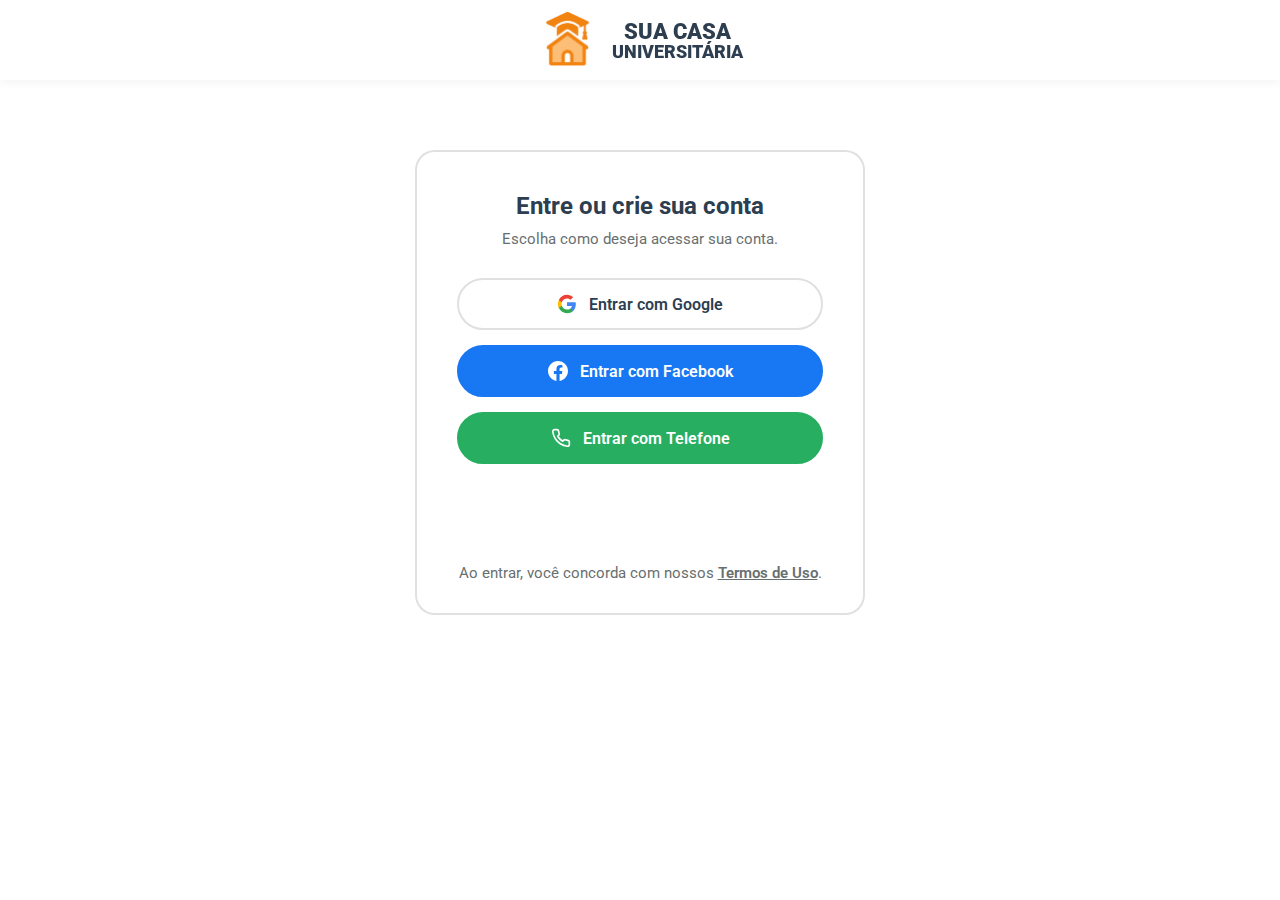
<file: pages/Login.html>
<!DOCTYPE html>
<html lang="pt-BR">
<head>
    <meta charset="UTF-8">
    <meta name="viewport" content="width=device-width, initial-scale=1.0">
    <title>Login - Sua Casa Universitária</title>
    
    <link href="https://fonts.googleapis.com/css2?family=Roboto:wght@400;500;700;900&display=swap" rel="stylesheet">
    
    <link rel="stylesheet" href="../css/global.css">
    <link rel="stylesheet" href="../css/pages.css">
</head>

<body>

    <header class="navbar">
        <div class="menu-container">
            <a href="../index.html" class="brand-login">
                <img src="../assets/img/unnamed.jpg" alt="Logo" class="brand-icon">
                <div class="brand-text">
                    <span class="brand-sup">Sua Casa</span>
                    <span class="brand-sub">universitária</span>
                </div>
            </a>
        </div>
    </header>

    <main class="auth-page">
        <div class="auth-container">
            <h2>Entre ou crie sua conta</h2>
            <p>Escolha como deseja acessar sua conta.</p>
            
            <div class="social-buttons-area">
                
                <button type="button" class="btn-social btn-google">
                    <svg width="20" height="20" viewBox="0 0 24 24" xmlns="http://www.w3.org/2000/svg"><path d="M22.56 12.25c0-.78-.07-1.53-.2-2.25H12v4.26h5.92c-.26 1.37-1.04 2.53-2.21 3.31v2.77h3.57c2.08-1.92 3.28-4.74 3.28-8.09z" fill="#4285F4"/><path d="M12 23c2.97 0 5.46-.98 7.28-2.66l-3.57-2.77c-.98.66-2.23 1.06-3.71 1.06-2.86 0-5.29-1.93-6.16-4.53H2.18v2.84C3.99 20.53 7.7 23 12 23z" fill="#34A853"/><path d="M5.84 14.09c-.22-.66-.35-1.36-.35-2.09s.13-1.43.35-2.09V7.07H2.18C1.43 8.55 1 10.22 1 12s.43 3.45 1.18 4.93l2.85-2.22.81-.62z" fill="#FBBC05"/><path d="M12 5.38c1.62 0 3.06.56 4.21 1.64l3.15-3.15C17.45 2.09 14.97 1 12 1 7.7 1 3.99 3.47 2.18 7.07l3.66 2.84c.87-2.6 3.3-4.53 6.16-4.53z" fill="#EA4335"/></svg>
                    Entrar com Google
                </button>

                <button type="button" class="btn-social btn-facebook">
                    <svg width="20" height="20" viewBox="0 0 24 24" fill="white" xmlns="http://www.w3.org/2000/svg"><path d="M24 12.073c0-6.627-5.373-12-12-12s-12 5.373-12 12c0 5.99 4.388 10.954 10.125 11.854v-8.385H7.078v-3.47h3.047V9.43c0-3.007 1.792-4.669 4.533-4.669 1.312 0 2.686.235 2.686.235v2.953H15.83c-1.491 0-1.956.925-1.956 1.874v2.25h3.328l-.532 3.47h-2.796v8.385C19.612 23.027 24 18.062 24 12.073z"/></svg>
                    Entrar com Facebook
                </button>

                <a href="Phone-Login.html" class="btn-social btn-phone">
                    <svg xmlns="http://www.w3.org/2000/svg" width="20" height="20" viewBox="0 0 24 24" fill="none" stroke="currentColor" stroke-width="2" stroke-linecap="round" stroke-linejoin="round"><path d="M22 16.92v3a2 2 0 0 1-2.18 2 19.79 19.79 0 0 1-8.63-3.07 19.5 19.5 0 0 1-6-6 19.79 19.79 0 0 1-3.07-8.67A2 2 0 0 1 4.11 2h3a2 2 0 0 1 2 1.72 12.84 12.84 0 0 0 .7 2.81 2 2 0 0 1-.45 2.11L8.09 9.91a16 16 0 0 0 6 6l1.27-1.27a2 2 0 0 1 2.11-.45 12.84 12.84 0 0 0 2.81.7A2 2 0 0 1 22 16.92z"></path></svg>
                    Entrar com Telefone
                </a>

            </div>

            <div class="auth-footer">
                <p>Ao entrar, você concorda com nossos <a href="#">Termos de Uso</a>.</p>
            </div>
        </div>
    </main>
</body>
</html>
</file>
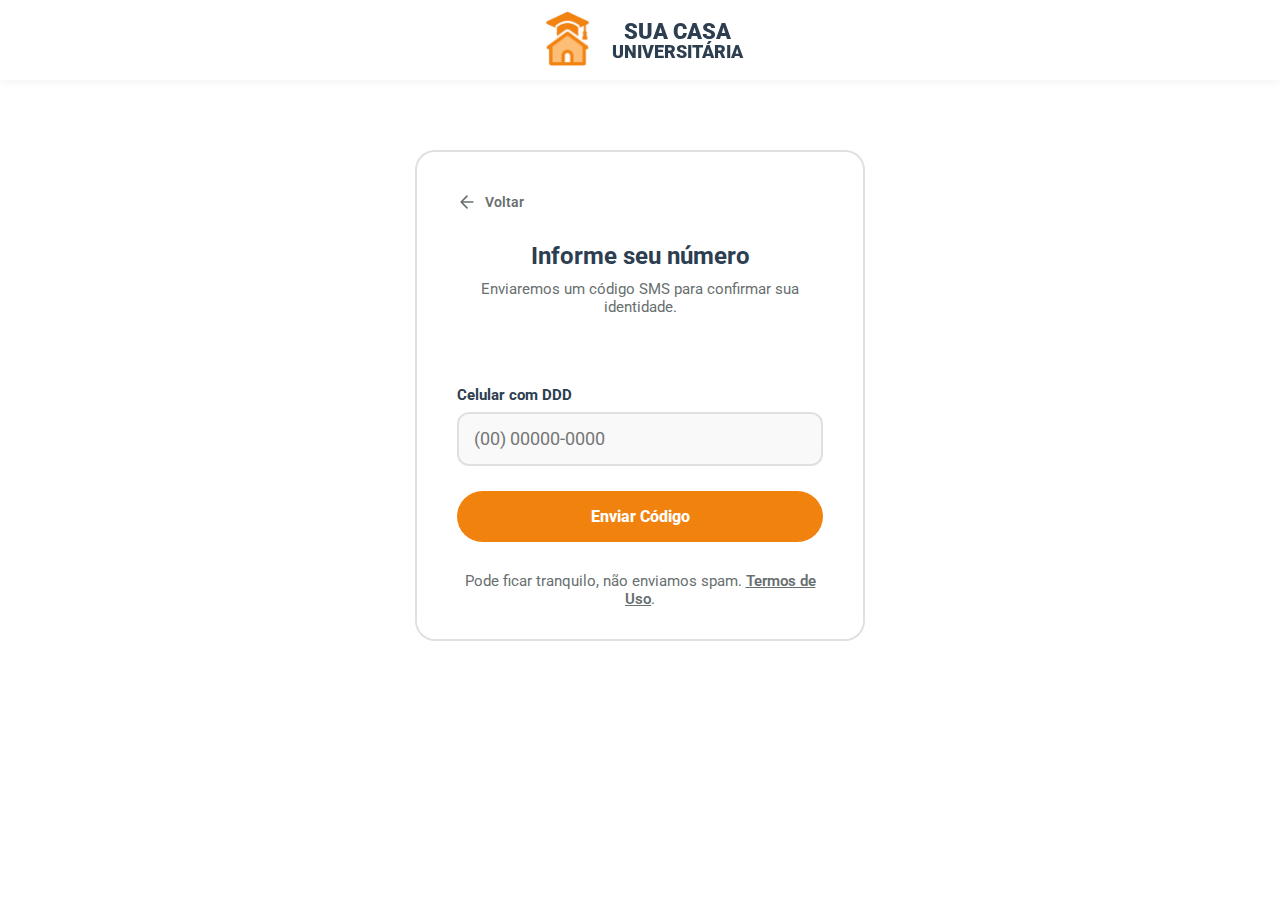
<file: pages/Phone-Login.html>
<!DOCTYPE html>
<html lang="pt-BR">
<head>
    <meta charset="UTF-8">
    <meta name="viewport" content="width=device-width, initial-scale=1.0">
    <title>Entrar com Telefone</title>
    <link href="https://fonts.googleapis.com/css2?family=Roboto:wght@400;500;700;900&display=swap" rel="stylesheet">
    <link rel="stylesheet" href="../css/global.css">
    <link rel="stylesheet" href="../css/pages.css">
</head>
<body>

    <header class="navbar">
        <div class="menu-container">
            <a href="../index.html" class="brand-login">
                <img src="../assets/img/unnamed.jpg" alt="Logo" class="brand-icon">
                <div class="brand-text">
                    <span class="brand-sup">Sua Casa</span>
                    <span class="brand-sub">universitária</span>
                </div>
            </a>
        </div>
    </header>

    <main class="auth-page">
        <div class="auth-container">
            
            <div style="text-align: left; width: 100%;">
                <a href="login.html" class="btn-back">
                    <svg width="20" height="20" viewBox="0 0 24 24" fill="none" stroke="currentColor" stroke-width="2" stroke-linecap="round" stroke-linejoin="round"><path d="M19 12H5M12 19l-7-7 7-7"/></svg>
                    Voltar
                </a>
            </div>

            <h2 style="margin-top: 10px;">Informe seu número</h2>
            <p>Enviaremos um código SMS para confirmar sua identidade.</p>
            
            <form style="width: 100%; margin-top: 70px;">
                
                <div class="input-group">
                    <label for="telefone">Celular com DDD</label>
                    <input type="tel" id="telefone" placeholder="(00) 00000-0000" maxlength="15">
                </div>

                <button type="button" class="btn-send-code" onclick="alert('Código enviado!')">
                    Enviar Código
                </button>
            </form>

            <div class="auth-footer" style="margin-top: 30px;">
                <p>Pode ficar tranquilo, não enviamos spam. <a href="#">Termos de Uso</a>.</p>
            </div>
        </div> 
    </main>
</body>
</html>
</file>
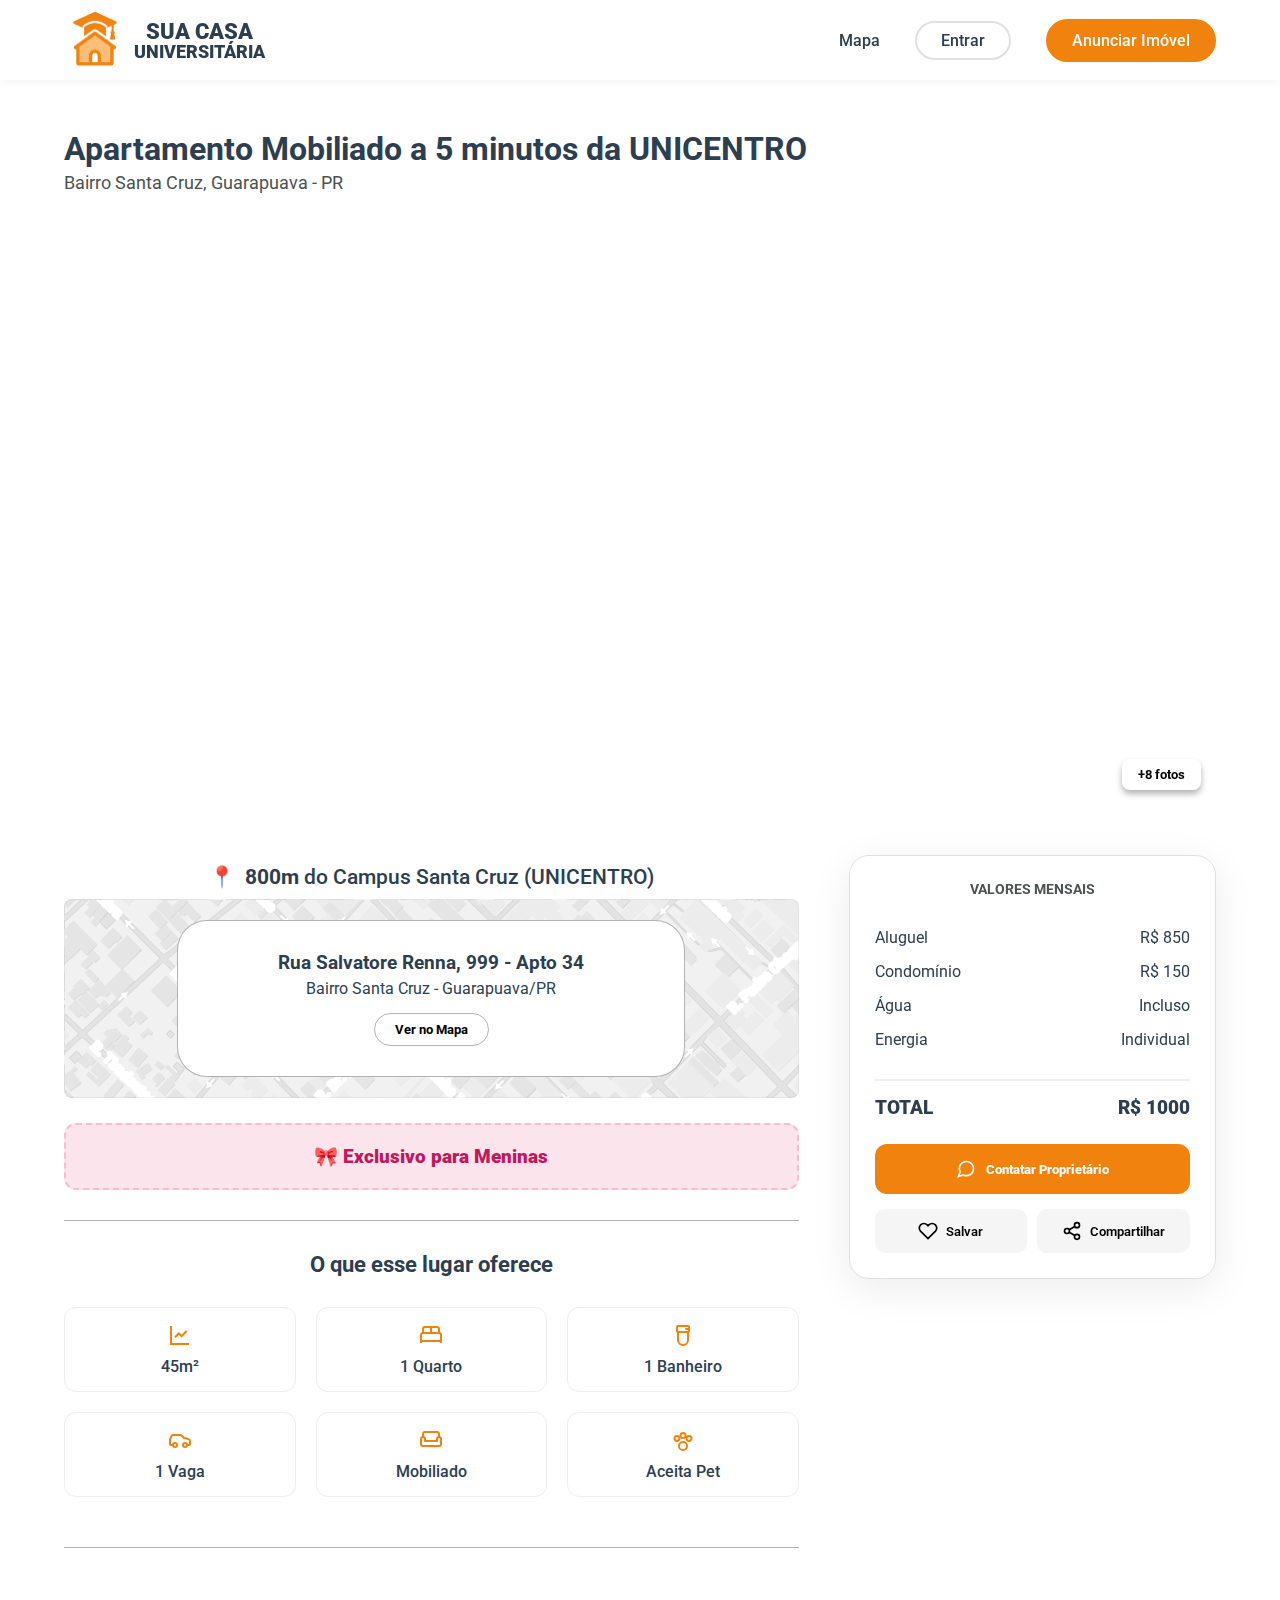
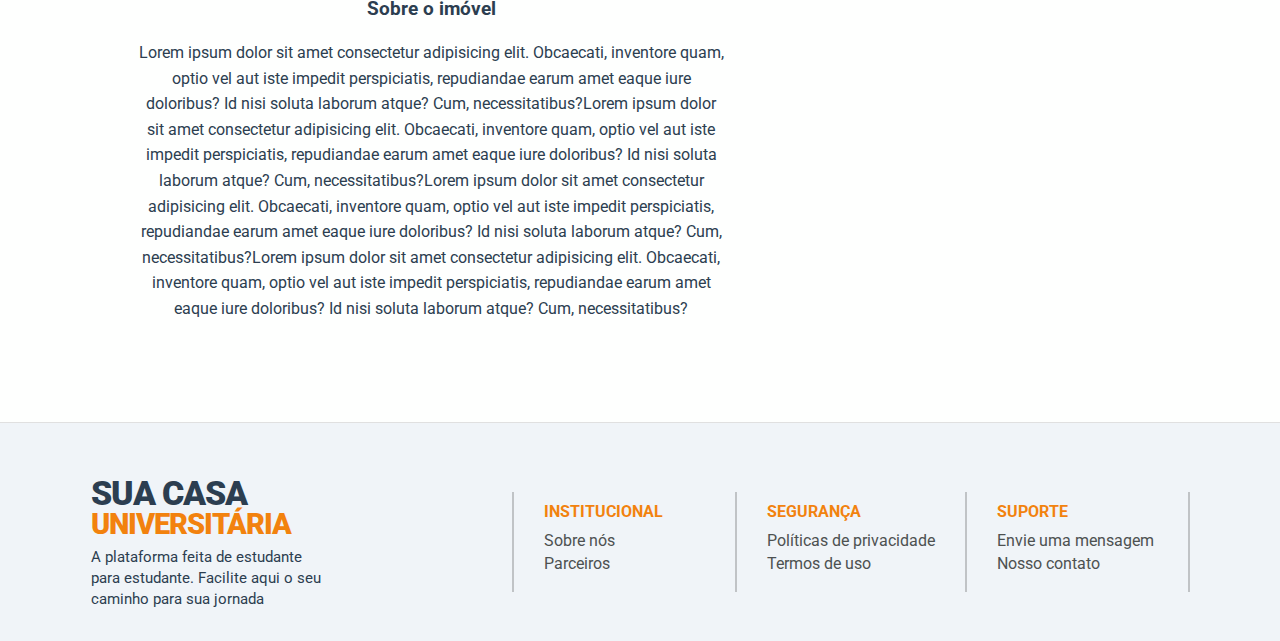
<file: src/pages/Anuncio.html>
<!DOCTYPE html>
<html lang="pt-BR">
<head>
    <meta charset="UTF-8">
    <meta name="viewport" content="width=device-width, initial-scale=1.0">
    <title>Sua Casa Universitária</title>
    
    <link rel="preconnect" href="https://fonts.googleapis.com">
    <link rel="preconnect" href="https://fonts.gstatic.com" crossorigin>
    <link href="https://fonts.googleapis.com/css2?family=Roboto:wght@400;500;700;900&display=swap" rel="stylesheet">
    
    <link rel="stylesheet" href="../css/global.css">
    <link rel="stylesheet" href="../css/pages.css">
</head>

<body id="body-announce">

    <header class="navbar">
        <div class="menu-container">
            <a href="../index.html" class="brand">
                <img src="../assets/img/unnamed.jpg" alt="Logo" class="brand-icon">
                <div class="brand-text">
                    <span class="brand-sup">Sua Casa</span>
                    <span class="brand-sub">universitária</span>
                </div>
            </a>

            <nav>
                <ul class="nav-list">
                    <li><a href="#" class="nav-link map-link">Mapa</a></li>
                    <li><a href="Login.html" class="nav-link btn-login">Entrar</a></li>
                    <li><a href="#" class="nav-link btn-announce">Anunciar Imóvel</a></li>                
                </ul>
            </nav>
        </div>
    </header>

    <main class="property-page">
        
        <div class="property-header">
            <h1>Apartamento Mobiliado a 5 minutos da UNICENTRO</h1>
            <p class="location-subtitle">Bairro Santa Cruz, Guarapuava - PR</p>
        </div>

        <div class="gallery-container">
                <div class="main-image"></div>
                <div class="announce-image"></div>
                <div class="announce-image"></div>
                <div class="announce-image"></div>
                <div class="announce-image"></div>
            <button class="btn-more-photos">+8 fotos</button>
        </div>

        <div class="content-wrapper">
            
            <section>
                <div class="distance">
                    <span>📍</span>
                    <span><strong>800m</strong> do Campus Santa Cruz (UNICENTRO)</span>
                </div>

                <div class="address-container">
                    <div class="address-card">
                        <h3>Rua Salvatore Renna, 999 - Apto 34</h3>
                        <p>Bairro Santa Cruz - Guarapuava/PR</p>
                        <button class="btn-map-outline">Ver no Mapa</button>
                    </div>
                </div>

                <div class="exclusive-badge">
                    <span>🎀 Exclusivo para Meninas</span>
                </div>

                <h3 class="section-tittle section-amenities">O que esse lugar oferece</h3>
                <div class="features-grid">
                    <div class="feature-item">
                        <svg width="24" height="24" viewBox="0 0 24 24" fill="none" stroke="currentColor" stroke-width="2"><path d="M3 3v18h18"/><path d="M18.7 8l-5.1 5.2-2.8-2.7L7 14.3"/></svg>
                        <span>45m²</span>
                    </div>
                    <div class="feature-item">
                        <svg width="24" height="24" viewBox="0 0 24 24" fill="none" stroke="currentColor" stroke-width="2"><path d="M2 20v-8a2 2 0 0 1 2-2h16a2 2 0 0 1 2 2v8"/><path d="M4 10V6a2 2 0 0 1 2-2h12a2 2 0 0 1 2 2v4"/><path d="M12 4v6"/><path d="M2 18h20"/></svg>
                        <span>1 Quarto</span>
                    </div>
                    <div class="feature-item">
                        <svg width="24" height="24" viewBox="0 0 24 24" fill="none" stroke="currentColor" stroke-width="2" stroke-linecap="round" stroke-linejoin="round">
                            <rect x="6" y="3" width="12" height="6" rx="1"></rect>
                            <path d="M7 9v8a5 5 0 0 0 10 0V9"></path>
                            <line x1="15" y1="6" x2="17" y2="6"></line>
                        </svg>
                        <span>1 Banheiro</span>
                    </div>
                    <div class="feature-item">
                        <svg width="24" height="24" viewBox="0 0 24 24" fill="none" stroke="currentColor" stroke-width="2" stroke-linecap="round" stroke-linejoin="round">
                            <path d="M19 17h2c.6 0 1-.4 1-1v-3c0-.9-.7-1.7-1.5-1.9C18.7 10.6 16 10 16 10s-1.3-1.4-2.2-2.3c-.5-.4-1.1-.7-1.8-.7H5c-.6 0-1.1.4-1.4.9l-1.4 2.9A3.7 3.7 0 0 0 2 12v4c0 .6.4 1 1 1h2"></path>
                            <circle cx="7" cy="17" r="2"></circle>
                            <circle cx="17" cy="17" r="2"></circle>
                        </svg>
                        <span>1 Vaga</span>
                    </div>
                    <div class="feature-item">
                        <svg width="24" height="24" viewBox="0 0 24 24" fill="none" stroke="currentColor" stroke-width="2" stroke-linecap="round" stroke-linejoin="round">
                            <path d="M20 9V6a2 2 0 0 0-2-2H6a2 2 0 0 0-2 2v3"></path>
                            <path d="M2 11v5a2 2 0 0 0 2 2h16a2 2 0 0 0 2-2v-5a2 2 0 0 0-4 0v2H6v-2a2 2 0 0 0-4 0z"></path>
                        </svg>                        
                        <span>Mobiliado</span>
                    </div>
                    <div class="feature-item">
                        <svg width="24" height="24" viewBox="0 0 24 24" fill="none" stroke="currentColor" stroke-width="2" stroke-linecap="round" stroke-linejoin="round">
                            <path d="M12 14a4 4 0 1 0 0 8 4 4 0 0 0 0-8z"></path>
                            <path d="M6 8a2.5 2.5 0 1 0 0 5 2.5 2.5 0 0 0 0-5z"></path>
                            <path d="M12 5a2.5 2.5 0 1 0 0 5 2.5 2.5 0 0 0 0-5z"></path>
                            <path d="M18 8a2.5 2.5 0 1 0 0 5 2.5 2.5 0 0 0 0-5z"></path>
                        </svg>                        
                        <span>Aceita Pet</span>
                    </div>
                </div>

                <div class="description-text">
                    <h3>Sobre o imóvel</h3>
                    <p>Lorem ipsum dolor sit amet consectetur adipisicing elit. Obcaecati, inventore quam, optio vel aut iste impedit perspiciatis, repudiandae earum amet eaque iure doloribus? Id nisi soluta laborum atque? Cum, necessitatibus?Lorem ipsum dolor sit amet consectetur adipisicing elit. Obcaecati, inventore quam, optio vel aut iste impedit perspiciatis, repudiandae earum amet eaque iure doloribus? Id nisi soluta laborum atque? Cum, necessitatibus?Lorem ipsum dolor sit amet consectetur adipisicing elit. Obcaecati, inventore quam, optio vel aut iste impedit perspiciatis, repudiandae earum amet eaque iure doloribus? Id nisi soluta laborum atque? Cum, necessitatibus?Lorem ipsum dolor sit amet consectetur adipisicing elit. Obcaecati, inventore quam, optio vel aut iste impedit perspiciatis, repudiandae earum amet eaque iure doloribus? Id nisi soluta laborum atque? Cum, necessitatibus?</p>
                </div>

            </section>

            <aside class="price-desktop-sidebar">
                <div class="price-card">
                    <div class="price-header">
                        <span class="price-label">Valores mensais</span>
                    </div>
                    
                    <div class="price-list">
                        <div class="price-row">
                            <span>Aluguel</span>
                            <span>R$ 850</span>
                        </div>
                        <div class="price-row">
                            <span>Condomínio</span>
                            <span>R$ 150</span>
                        </div>
                        <div class="price-row">
                            <span>Água</span>
                            <span>Incluso</span>
                        </div>
                        <div class="price-row">
                            <span>Energia</span>
                            <span>Individual</span>
                        </div>
                    </div>

                    <div class="price-total">
                        <span>TOTAL</span>
                        <span class="total-value">R$ 1000</span>
                    </div>

                    <div class="action-buttons">
                        <button class="btn-contact-owner">
                            <svg width="20" height="20" viewBox="0 0 24 24" fill="none" stroke="currentColor" stroke-width="2"><path d="M21 11.5a8.38 8.38 0 0 1-.9 3.8 8.5 8.5 0 0 1-7.6 4.7 8.38 8.38 0 0 1-3.8-.9L3 21l1.9-5.7a8.38 8.38 0 0 1-.9-3.8 8.5 8.5 0 0 1 4.7-7.6 8.38 8.38 0 0 1 3.8-.9h.5a8.48 8.48 0 0 1 8 8v.5z"/></svg>
                            Contatar Proprietário
                        </button>
                        
                        <div class="secondary-actions">
                            <button class="btn-secondary">
                                <svg width="20" height="20" viewBox="0 0 24 24" fill="none" stroke="currentColor" stroke-width="2"><path d="M20.84 4.61a5.5 5.5 0 0 0-7.78 0L12 5.67l-1.06-1.06a5.5 5.5 0 0 0-7.78 7.78l1.06 1.06L12 21.23l7.78-7.78 1.06-1.06a5.5 5.5 0 0 0 0-7.78z"/></svg>
                                Salvar
                            </button>
                            <button class="btn-secondary">
                                <svg width="20" height="20" viewBox="0 0 24 24" fill="none" stroke="currentColor" stroke-width="2"><circle cx="18" cy="5" r="3"/><circle cx="6" cy="12" r="3"/><circle cx="18" cy="19" r="3"/><line x1="8.59" y1="13.51" x2="15.42" y2="17.49"/><line x1="15.41" y1="6.51" x2="8.59" y2="10.49"/></svg>
                                Compartilhar
                            </button>
                        </div>
                    </div>
                </div>
            </aside>

            <div class="price-mobile-sidebar">
                <div class="price-total">
                    <span>TOTAL</span>
                    <span>R$ 1000</span>
                </div>
                <div class="price-sidebar-btns">
                    <div class="mobile-btns-secondary">
                        <button class="btn-secondary">
                            <svg width="20" height="20" viewBox="0 0 24 24" fill="none" stroke="currentColor" stroke-width="2"><path d="M20.84 4.61a5.5 5.5 0 0 0-7.78 0L12 5.67l-1.06-1.06a5.5 5.5 0 0 0-7.78 7.78l1.06 1.06L12 21.23l7.78-7.78 1.06-1.06a5.5 5.5 0 0 0 0-7.78z"/></svg>
                        </button>
                        <button class="btn-secondary">
                            <svg width="20" height="20" viewBox="0 0 24 24" fill="none" stroke="currentColor" stroke-width="2"><circle cx="18" cy="5" r="3"/><circle cx="6" cy="12" r="3"/><circle cx="18" cy="19" r="3"/><line x1="8.59" y1="13.51" x2="15.42" y2="17.49"/><line x1="15.41" y1="6.51" x2="8.59" y2="10.49"/></svg>
                        </button>
                    </div>
                    <button class="btn-contact-owner">
                        <svg width="20" height="20" viewBox="0 0 24 24" fill="none" stroke="currentColor" stroke-width="2"><path d="M21 11.5a8.38 8.38 0 0 1-.9 3.8 8.5 8.5 0 0 1-7.6 4.7 8.38 8.38 0 0 1-3.8-.9L3 21l1.9-5.7a8.38 8.38 0 0 1-.9-3.8 8.5 8.5 0 0 1 4.7-7.6 8.38 8.38 0 0 1 3.8-.9h.5a8.48 8.48 0 0 1 8 8v.5z"/></svg>
                        Contatar Proprietário
                    </button>
                </div>
            </div>
        </div>
    </main>

    <footer id="footer-announce" class="site-footer">
        <div class="footer-container">
            <div class="footer-text">
                <div class="brand-footer-text brand-text">
                    <span class="brand-sup">Sua Casa</span>
                    <span class="brand-sub text-highlight">universitária</span>
                </div>
                <p>A plataforma feita de estudante para estudante. Facilite aqui o seu caminho para sua jornada</p>
            </div>

            <div class="footer-coluns">

                <div class="footer-colum">
                    <h4>Institucional</h4>
                    <ul>
                        <li><a href="Central.html#Sobre-nos">Sobre nós</a></li>
                        <li><a href="Central.html#Parceiros">Parceiros</a></li>
                    </ul>
                </div>

                <div class="footer-colum">
                    <h4>Segurança</h4>
                    <ul>
                        <li><a href="#">Políticas de privacidade</a></li>
                        <li><a href="#">Termos de uso</a></li>
                    </ul>
                </div>

                <div class="footer-colum">
                    <h4>Suporte</h4>
                    <ul>
                        <li><a href="Central.html#Envie-uma-mensagem">Envie uma mensagem</a></li>
                        <li><a href="Central.html#Nosso-contato">Nosso contato</a></li>
                    </ul>
                </div>

            </div>
        </div>
    </footer>
</body>
</html>
</file>
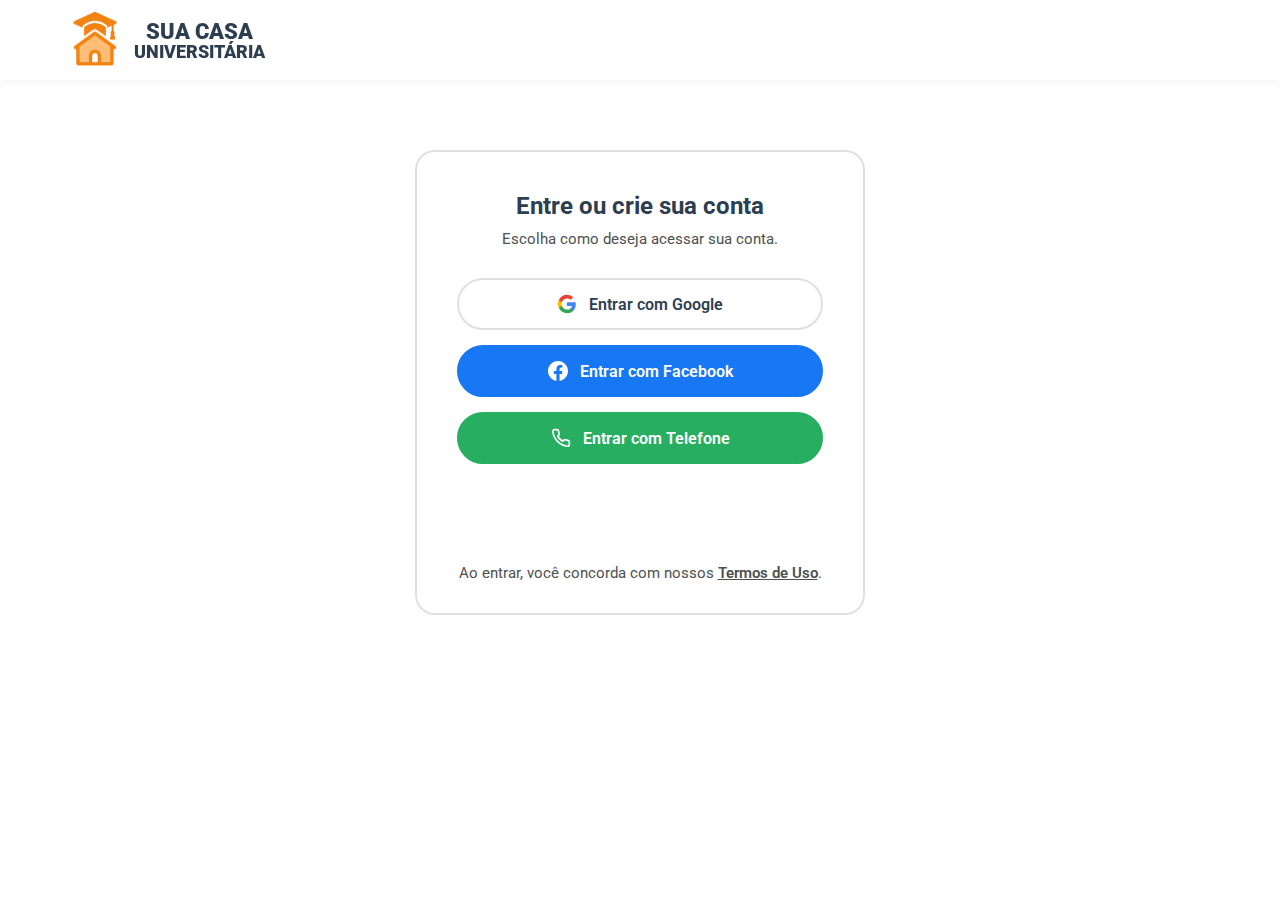
<file: src/pages/Login.html>
<!DOCTYPE html>
<html lang="pt-BR">
<head>
    <meta charset="UTF-8">
    <meta name="viewport" content="width=device-width, initial-scale=1.0">
    <title>Login - Sua Casa Universitária</title>
    
    <link href="https://fonts.googleapis.com/css2?family=Roboto:wght@400;500;700;900&display=swap" rel="stylesheet">
    
    <link rel="stylesheet" href="../css/global.css">
    <link rel="stylesheet" href="../css/pages.css">
</head>

<body>

    <header class="navbar">
        <div class="menu-container">
            <a href="../index.html" class="brand brand-login">
                <img src="../assets/img/unnamed.jpg" alt="Logo" class="brand-icon">
                <div class="brand-text">
                    <span class="brand-sup">Sua Casa</span>
                    <span class="brand-sub">universitária</span>
                </div>
            </a>
        </div>
    </header>

    <main class="auth-page">
        <div class="auth-container">
            <h2>Entre ou crie sua conta</h2>
            <p>Escolha como deseja acessar sua conta.</p>
            
            <div class="social-buttons-area">
                
                <button type="button" class="btn-social btn-google">
                    <svg width="20" height="20" viewBox="0 0 24 24" xmlns="http://www.w3.org/2000/svg"><path d="M22.56 12.25c0-.78-.07-1.53-.2-2.25H12v4.26h5.92c-.26 1.37-1.04 2.53-2.21 3.31v2.77h3.57c2.08-1.92 3.28-4.74 3.28-8.09z" fill="#4285F4"/><path d="M12 23c2.97 0 5.46-.98 7.28-2.66l-3.57-2.77c-.98.66-2.23 1.06-3.71 1.06-2.86 0-5.29-1.93-6.16-4.53H2.18v2.84C3.99 20.53 7.7 23 12 23z" fill="#34A853"/><path d="M5.84 14.09c-.22-.66-.35-1.36-.35-2.09s.13-1.43.35-2.09V7.07H2.18C1.43 8.55 1 10.22 1 12s.43 3.45 1.18 4.93l2.85-2.22.81-.62z" fill="#FBBC05"/><path d="M12 5.38c1.62 0 3.06.56 4.21 1.64l3.15-3.15C17.45 2.09 14.97 1 12 1 7.7 1 3.99 3.47 2.18 7.07l3.66 2.84c.87-2.6 3.3-4.53 6.16-4.53z" fill="#EA4335"/></svg>
                    Entrar com Google
                </button>

                <button type="button" class="btn-social btn-facebook">
                    <svg width="20" height="20" viewBox="0 0 24 24" fill="white" xmlns="http://www.w3.org/2000/svg"><path d="M24 12.073c0-6.627-5.373-12-12-12s-12 5.373-12 12c0 5.99 4.388 10.954 10.125 11.854v-8.385H7.078v-3.47h3.047V9.43c0-3.007 1.792-4.669 4.533-4.669 1.312 0 2.686.235 2.686.235v2.953H15.83c-1.491 0-1.956.925-1.956 1.874v2.25h3.328l-.532 3.47h-2.796v8.385C19.612 23.027 24 18.062 24 12.073z"/></svg>
                    Entrar com Facebook
                </button>

                <a href="Phone-Login.html" class="btn-social btn-phone">
                    <svg xmlns="http://www.w3.org/2000/svg" width="20" height="20" viewBox="0 0 24 24" fill="none" stroke="currentColor" stroke-width="2" stroke-linecap="round" stroke-linejoin="round"><path d="M22 16.92v3a2 2 0 0 1-2.18 2 19.79 19.79 0 0 1-8.63-3.07 19.5 19.5 0 0 1-6-6 19.79 19.79 0 0 1-3.07-8.67A2 2 0 0 1 4.11 2h3a2 2 0 0 1 2 1.72 12.84 12.84 0 0 0 .7 2.81 2 2 0 0 1-.45 2.11L8.09 9.91a16 16 0 0 0 6 6l1.27-1.27a2 2 0 0 1 2.11-.45 12.84 12.84 0 0 0 2.81.7A2 2 0 0 1 22 16.92z"></path></svg>
                    Entrar com Telefone
                </a>

            </div>

            <div class="auth-footer">
                <p>Ao entrar, você concorda com nossos <a href="#">Termos de Uso</a>.</p>
            </div>
        </div>
    </main>
</body>
</html>
</file>
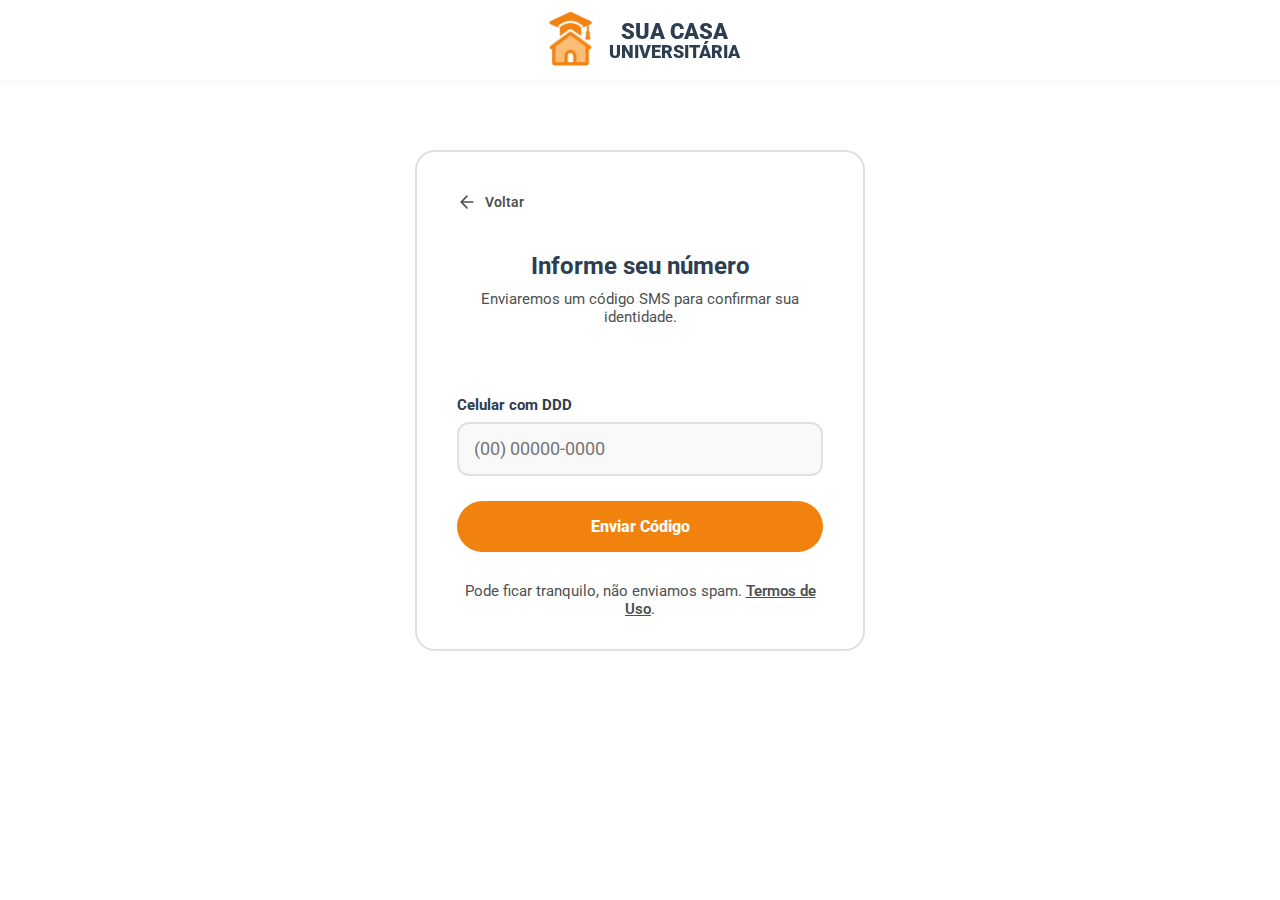
<file: src/pages/Phone-Login.html>
<!DOCTYPE html>
<html lang="pt-BR">
<head>
    <meta charset="UTF-8">
    <meta name="viewport" content="width=device-width, initial-scale=1.0">
    <title>Entrar com Telefone</title>
    <link href="https://fonts.googleapis.com/css2?family=Roboto:wght@400;500;700;900&display=swap" rel="stylesheet">
    <link rel="stylesheet" href="../css/global.css">
    <link rel="stylesheet" href="../css/pages.css">
</head>
<body>

    <header class="navbar">
        <div class="menu-container">
            <a href="../index.html" id="brand-login" class="brand">
                <img src="../assets/img/unnamed.jpg" alt="Logo" class="brand-icon">
                <div class="brand-text">
                    <span class="brand-sup">Sua Casa</span>
                    <span class="brand-sub">universitária</span>
                </div>
            </a>
        </div>
    </header>

    <main class="auth-page">
        <div class="auth-container">
            
            <div style="text-align: left; width: 100%;">
                <a href="login.html" class="btn-back">
                    <svg width="20" height="20" viewBox="0 0 24 24" fill="none" stroke="currentColor" stroke-width="2" stroke-linecap="round" stroke-linejoin="round"><path d="M19 12H5M12 19l-7-7 7-7"/></svg>
                    Voltar
                </a>
            </div>

            <h2 class="mt-20">Informe seu número</h2>
            <p>Enviaremos um código SMS para confirmar sua identidade.</p>
            
            <form style="width: 100%; margin-top: 70px;">
                
                <div class="input-group">
                    <label for="telefone">Celular com DDD</label>
                    <input type="tel" id="telefone" placeholder="(00) 00000-0000" maxlength="15">
                </div>

                <button type="button" class="btn-send-code" onclick="alert('Código enviado!')">
                    Enviar Código
                </button>
            </form>

            <div class="auth-footer" style="margin-top: 30px;">
                <p>Pode ficar tranquilo, não enviamos spam. <a href="#">Termos de Uso</a>.</p>
            </div>
        </div> 
    </main>
</body>
</html>
</file>
<file: css/global.css>
:root {
    --primary-color: #F2820E;
    --shaded-orange: #d9730b;
    --off-white: #fefffe;
    --pure-white: #ffffff;
    --text-main: #2C3E50;
    --text-secondary: #686f6f;
    --border-light: #e0e0e0;

    --faint-shadow: 0 4px 15px rgba(0,0,0,0.05);
    --heavy-shadow: 0 8px 30px rgba(0,0,0,0.12);
    --standard-border: 50px;
    --transition: all 0.3s ease-in-out;
}

* {
    margin: 0;
    padding: 0;
    box-sizing: border-box;
    font-family: "Roboto", sans-serif;
}

body {
    background-color: var(--off-white);
    color: var(--text-main);
    padding-top: 150px;
}

a { 
    text-decoration: none; 
    color: inherit; 
    transition: var(--transition); 
}

ul { list-style: none; }

button { 
    cursor: pointer; 
    border: none; 
    font-family: inherit; 
}

img { 
    display: block; 
    max-width: 100%; 
}

.text-highlight { color: var(--primary-color); }

.navbar {
    background-color: var(--off-white);
    width: 100%;
    height: 80px;
    position: fixed;
    top: 0;
    z-index: 1000;
    box-shadow: 0 2px 10px rgba(0,0,0,0.05);
    display: flex;
    justify-content: center;
}

.navbar .menu-container {
    width: 90%;
    max-width: 1440px;
    display: flex;
    align-items: center;
    justify-content: space-between;
}

.menu-container .brand {
    display: flex;
    align-items: center;
    text-transform: uppercase;
    transition: var(--transition);
}
.menu-container .brand:hover { transform: scale(1.02); }

.brand-icon { height: 60px; margin-right: 12px; }

.brand-text { 
    display: flex; 
    flex-direction: column; 
    align-items: center;
}
.brand-sup { font-size: 1.4em; font-weight: 900; }
.brand-sub { font-size: 1.1em; font-weight: 900; line-height: 1; }

.menu-container .nav-list {
    display: flex;
    align-items: center;
    gap: 35px;
}

.nav-list .nav-link {
    font-weight: 500;
    display: inline-block;
    transition: transform 0.3s ease;
    vertical-align: middle;
}

.nav-list .map-link { position: relative; padding: 5px 0; }
.nav-list .map-link:hover { transform: scale(1.2); }
.nav-list .map-link::after {
    content: '';
    position: absolute; width: 0%; height: 2px; bottom: 0; left: 0;
    background-color: var(--text-main); transition: var(--transition);
}
.nav-list .map-link:hover::after { width: 100%; }

.nav-list .btn-login {
    padding: 8px 24px;
    border: 2px solid var(--border-light);
    border-radius: var(--standard-border);
    background: transparent;
}
.nav-list .btn-login:hover { 
    border-color: var(--text-main); 
    color: #000; 
    transform: scale(1.1);
}

.nav-list .btn-announce {
    padding: 10px 24px;
    background-color: var(--primary-color);
    color: #fff;
    border: 2px solid var(--primary-color);
    border-radius: var(--standard-border);
}
.nav-list .btn-announce:hover { 
    background-color: #fff; 
    color: var(--primary-color);
    transform: scale(1.05);
}

.main-content {
    display: flex; 
    flex-direction: column; 
    align-items: center; 
    width: 100%;
}

.site-footer {
    padding: 40px 0;
    background-color: #F0F4F8;
    width: 100%;
}

.footer-container {
    width: 90%;
    max-width: 1200px;
    margin: 0 auto;
    display: flex;
    justify-content: space-between;
    align-items: center;
    flex-wrap: wrap;
    gap: 30px;
}

.footer-text {
    flex: 1;
    width: 100%;
    max-width: 300px;
    color: var(--text-main);
    text-align: center;
    font-size: 1em;
    line-height: 1.3;
    margin-top: 10px;
}

.brand-footer-text {
    text-transform: uppercase;
    display: flex; flex-direction: column; align-items: center;
    font-size: 1.5em;
}
.brand-footer-text .brand-sub { line-height: 0.8; }

.footer-coluns {
    margin-top: 15px;
    display: flex;
    justify-content: space-between;
    gap: 20px;
    flex: 1;
    max-width: 700px;
    padding-right: 30px;
    border-right: 3px solid #e2e2e2;    
}

.footer-colum {
    height: auto;
    min-width: 150px;
    padding-left: 30px;
    padding-top: 10px;
    border-left: 3px solid #e2e2e2;
}

.footer-hero { margin-top: 15px; }

.footer-colum h4 {
    text-transform: uppercase;
    font-weight: 700;
    font-size: 1.1em;
    color: var(--primary-color);
}

.footer-colum ul { margin-top: 15px; }

.footer-colum li {
    color: var(--text-secondary);
    margin-bottom: 5px;
    font-size: 0.9rem;
    font-weight: 200;
    margin-top: 5px;
    transition: transform 0.3s ease;
}

.footer-colum li:hover {
    color: orangered;
    transform: translateX(10px);
}

@media (max-width: 1200px) {
}

@media (max-width: 768px) {
    .navbar .menu-container { width: 100%; }
    .menu-container .brand { display: none; }
    .menu-container nav { width: 100%; }
    
    .menu-container .nav-list {
        display: flex; justify-content: space-around;
        width: 100%; padding: 0 10px; gap: 0;
    }
    
    .menu-container .nav-link { width: auto; }
    
    .nav-list li:nth-child(2) { order: 1; }
    .nav-list li:nth-child(1) { order: 2; }
    .nav-list li:nth-child(3) { order: 3; }

    .hero h1 { font-size: 2rem; }
    .hero .search-bar { height: 55px; width: 90%; }
    .search-bar button { padding: 0 3%; height: 100%; }

    .footer-container {
        flex-direction: column;
        text-align: center;
    }
    
    .footer-coluns {
        border-right: none;
        padding-right: 0;
        justify-content: center;
    }
    
    .footer-colum {
        border-left: none;
        padding-left: 0;
        text-align: center;
        width: 100%;
        border-bottom: 1px solid #e2e2e2;
        padding-bottom: 20px;
    }
}

@media (max-width: 550px) {
    .nav-list .map-link { display: none; }
    .search-bar button { display: none; } 

    .footer-coluns {
        flex-wrap: wrap;
    }
}
</file>
<file: css/pages.css>
/* Main Page */
.hero {
    text-align: center;
    display: flex;
    flex-direction: column;
    align-items: center; 
    width: 90%; 
    max-width: 1200px; 
    margin-bottom: 20px;
}

.hero h1 {
    font-size: 3rem; 
    font-weight: 800; 
    margin-bottom: 30px; 
    line-height: 1.2;
}

.search-bar {
    display: flex; 
    align-items: center;
    position: sticky;
    top: 90px;
    z-index: 900;
    background: var(--pure-white);
    border: 1px solid var(--primary-color);
    border-radius: var(--standard-border);
    padding: 5px;
    transition: var(--transition);
    height: 60px;
    width: 90%;
    max-width: 700px;
}

.search-bar:focus-within { 
    box-shadow: var(--heavy-shadow); 
    transform: scale(1.01); 
}

.search-bar .search-icon { 
    padding: 0 15px; 
    color: var(--text-secondary); 
    display: flex; 
}
.search-bar .search-icon svg { width: 20px; height: 20px; }

.search-bar input {
    flex: 1; border: none; outline: none; 
    font-size: 1rem; color: var(--text-main);
}

.search-bar button {
    background: var(--primary-color); color: #fff;
    padding: 0 30px; height: 100%;
    border-radius: var(--standard-border);
    font-weight: 700; transition: var(--transition);
}
.search-bar button:hover { background-color: var(--shaded-orange); }

.content-header {
    width: 100%; max-width: 1200px;
    padding: 0 20px; margin: 50px 0;
    display: flex; flex-direction: column; 
    align-items: center; gap: 20px;
}

.content-header .filters-container {
    display: flex; flex-wrap: wrap; 
    justify-content: center; gap: 10px; 
}

.filters-container .filter {
    background: #fff; border: 1px solid var(--text-secondary);
    padding: 8px 20px; border-radius: var(--standard-border);
    font-weight: 600; color: var(--text-main);
    display: flex; align-items: center; gap: 6px;
    transition: var(--transition);
}
.filter:hover { 
    border-color: var(--primary-color); color: var(--primary-color); 
    transform: translateY(-2px); 
}
.filter.outline { background: transparent; }
.arrow { font-size: 0.7em; opacity: 0.6; }

.grid-container {
    width: 100%; max-width: 1200px;
    padding: 0 20px 40px;
}

.grid-container .imoveis-grid {
    display: grid;
    grid-template-columns: repeat(auto-fit, minmax(280px, 1fr));
    gap: 30px;
    width: 100%;
}

.card {
    background: var(--pure-white);
    border: 1px solid #f0f0f0;
    border-radius: 20px;
    overflow: hidden;
    height: 100%;
    display: flex; flex-direction: column;
    transition: all 0.3s ease;
    box-shadow: var(--faint-shadow);
    position: relative;
}
.card:hover {
    transform: translateY(-5px);
    box-shadow: var(--heavy-shadow);
}

.card-img-box {
    height: 220px; width: 100%;
    position: relative;
}

.slider {
    display: flex; width: 100%; height: 100%;
    overflow-x: auto; scroll-snap-type: x mandatory; scroll-behavior: smooth;
}
.slider::-webkit-scrollbar { display: none; }
.slider img {
    min-width: 100%; height: 100%;
    object-fit: cover; scroll-snap-align: start;
}

.card-tags {
    position: absolute; top: 10px; left: 10px; z-index: 10;
    display: flex; flex-direction: column; gap: 5px;
}
.tag {
    font-size: 0.75rem; font-weight: 700; color: #fff;
    padding: 4px 10px; border-radius: 6px;
    text-transform: uppercase; letter-spacing: 0.5px;
    box-shadow: 0 2px 4px rgba(0,0,0,0.3);
}
.tag-purple { background-color: #011aa6; }
.tag-female { background-color: #e84393; }

.card-content {
    padding: 20px;
    display: flex; flex-direction: column; flex: 1;
}

.price-container {
    display: flex; align-items: center;
    margin-bottom: 15px; height: 50px;
}

.main-price {
    display: flex; align-items: flex-start;
    color: var(--primary-color); line-height: 1;
}
.currency { font-size: 1rem; font-weight: 700; margin-top: 4px; margin-right: 2px; }
.value { font-size: 2.5rem; font-weight: 900; letter-spacing: -1px; }

.price-details {
    display: flex; flex-direction: column; justify-content: center;
    margin-left: 12px; padding-left: 12px;
    border-left: 2px solid #e0e0e0; height: 80%;
}
.label-aluguel { font-size: 1rem; font-weight: 700; color: var(--primary-color); line-height: 1.1; }
.label-extra { font-size: 0.85rem; font-weight: 500; color: #7F8C8D; }
.label-total { font-size: 1.1rem; font-weight: 800; color: #27ae60; text-transform: uppercase; }

.card-address {
    font-size: 1rem; font-weight: 600; color: var(--text-main);
    line-height: 1.4; margin-bottom: 15px;
    overflow: hidden; height: 2.8em;
}

.card-features {
    display: flex; flex-wrap: wrap; gap: 10px; margin-bottom: 0;
    font-size: 0.85rem; color: #555;
}
.card-features span {
    background-color: #f8f9fa; padding: 4px 8px;
    border-radius: 4px; border: 1px solid #eee;
}

.footer-action { margin: 20px 0 60px; text-align: center; }

.btn-outline-large {
    display: inline-block; padding: 14px 35px;
    border: 2px solid var(--primary-color); border-radius: var(--standard-border);
    color: var(--primary-color); font-weight: 700; font-size: 1.1rem;
}
.btn-outline-large:hover { background: var(--primary-color); color: #fff; }

/* Login-Page */

.menu-container .brand-login {
    flex: 1;
    justify-content: center;
    display: flex;
    align-items: center;
    text-transform: uppercase;
    transition: var(--transition);
}

.menu-container .brand-login:hover { transform: scale(1.02); }

.auth-page {
    display: flex;
    align-items: center;
    justify-content: center;
    background-color: var(--off-white);
}

.auth-container {
    background: #fff;
    padding: 40px 40px 1px 40px;
    width: 100%;
    max-width: 450px;
    border-radius: 20px;
    border: 2px solid rgba(0, 0, 0, 0.122);
    text-align: center;
}

.auth-container h2 {
    color: var(--text-main);
    margin-bottom: 10px;
}

.auth-container p {
    color: var(--text-secondary);
    margin-bottom: 30px;
    font-size: 0.95rem;
}

.social-buttons-area {
    display: flex;
    flex-direction: column;
    gap: 15px;
    margin: 30px 0;
    width: 100%;
}

.btn-social {
    display: flex;
    align-items: center;
    justify-content: center;
    gap: 12px;
    width: 100%;
    padding: 14px;
    border-radius: 50px;
    font-size: 1rem;
    font-weight: 600;
    cursor: pointer;
    transition: all 0.3s ease;
    text-decoration: none;
}

.btn-social svg {
    flex-shrink: 0;
}

.btn-google {
    background-color: #fff;
    border: 2px solid #e0e0e0;
    color: var(--text-main);
}
.btn-google:hover {
    background-color: #ededed;
    transform: translateY(-2px);
}

.btn-facebook {
    background-color: #1877F2;
    border: 2px solid #1877F2;
    color: #fff;
}
.btn-facebook:hover {
    background-color: #1565c0;
    transform: translateY(-2px);
}

.btn-phone {
    background-color: #27ae60;
    border: 2px solid #27ae60;
    color: #fff;
}
.btn-phone:hover {
    background-color: #229451;
    transform: translateY(-2px);
}

.auth-footer {
    margin-top: 100px;
}

.auth-footer a {
    text-decoration: underline;
    font-weight: 600;
    padding-top: auto;

}

.auth-footer a:hover {
    color: purple;
}

/* Phone-Login-Page */

.btn-back {
    display: inline-flex; 
    align-items: center;
    gap: 8px;
    color: var(--text-secondary);
    font-weight: 600;
    font-size: 0.9rem;
    margin-bottom: 20px;
    transition: var(--transition);
}

.btn-back:hover {
    color: var(--primary-color);
    transform: translateX(-5px);
}

.input-group {
    display: flex;
    flex-direction: column;
    align-items: flex-start; 
    width: 100%;
    margin-bottom: 25px;
}

.input-group label {
    font-weight: 700;
    color: var(--text-main);
    margin-bottom: 8px;
    font-size: 0.95rem;
}

.input-group input {
    width: 100%;
    padding: 15px;
    border: 2px solid #e0e0e0;
    border-radius: 12px;
    font-size: 1.1rem;
    outline: none;
    background-color: #f9f9f9;
    transition: all 0.3s;
}

.input-group input:focus {
    border-color: var(--primary-color);
    background-color: #fff;
    box-shadow: 0 4px 10px rgba(0,0,0,0.05);
}

.btn-send-code {
    display: block;
    width: 100%;
    padding: 16px;
    background-color: var(--primary-color);
    color: white;
    font-weight: 800;
    font-size: 1rem;
    border: none;
    border-radius: 50px;
    cursor: pointer;
    transition: transform 0.2s;
    text-align: center;
}

.btn-send-code:hover {
    background-color: #d9730b;
    transform: translateY(-2px);
}

/* Area do Anuncio */

.property-page {
    padding-bottom: 200px;
    width: 90%;
    max-width: 1200px;
    margin: 0 auto;
}

.property-header {
    margin: 30px auto 20px;
}
.property-header h1 {
    font-size: 2rem;
    color: var(--text-main);
    margin-bottom: 5px;
}
.location-subtitle {
    color: var(--text-secondary);
    font-size: 1.1rem;
}

.gallery-grid {
    display: grid;
    grid-template-columns: 1fr 1fr; 
    gap: 10px;
    width: 100%;
    max-width: 1200px;
    height: 600px;
    margin: 0 auto 40px;
    border-radius: 20px;
    overflow: hidden;
}

.gallery-grid img{
    transition: all 0s ease;
    width: 100%;
    height: 100%;
    object-fit: cover;
    object-position: center;
    display: block;
}

.gallery-grid img:hover{
    cursor: pointer;
    filter: brightness(0.8)
}

.gallery-main {
    width: 100%;
    height: 100%;
}

.gallery-sub {
    display: grid;
    grid-template-columns: 1fr 1fr;
    grid-template-rows: 295px 295px; 
    gap: 10px;
    width: 100%;
    height: 100%;
}

.more-photos-wrapper {
    position: relative;
    width: 100%;
    height: 100%;
}

.more-photos-wrapper img {
    position: absolute;
    top: 0;
    left: 0;
}

.btn-more-photos {
    position: absolute;
    bottom: 10px;
    right: 10px;
    z-index: 2;
    background: white;
    padding: 8px 16px;
    border-radius: 8px;
    font-weight: 700;
    border: none;
    cursor: pointer;
    transition: all 0.1s ease-in-out;
}

.btn-more-photos:hover { 
    transform: scale(1.05); 
}
</file>
<file: src/css/global.css>
:root {
    /* Cores */
    --primary-color: #F2820E;
    --shaded-orange: #d9730b;
    --off-white: #fefffe;
    --pure-white: #ffffff;
    --text-main: #2C3E50;
    --text-secondary: #4d5151;
    --border-light: #e0e0e0;
    --bg-footer: #F0F4F8;

    /* Efeitos & Formas */
    --faint-shadow: 0 4px 15px rgba(0,0,0,0.05);
    --heavy-shadow: 0 8px 30px rgba(0,0,0,0.12);
    --standard-border: 50px;
    --card-radius: 12px;
    
    /* Animações */
    --transition: all 0.3s ease-in-out;
}

* {
    margin: 0;
    padding: 0;
    box-sizing: border-box;
    font-family: "Roboto", sans-serif;
}

html {
    scroll-behavior: smooth;
}

body {
    background-color: var(--off-white);
    color: var(--text-main);
    padding-top: 100px;
    min-height: 100vh;
    display: flex;
    flex-direction: column;
}

/* Elementos globais */
a { text-decoration: none; color: inherit; transition: var(--transition); }
ul { list-style: none; }
button { cursor: pointer; border: none; font-family: inherit; }
img { display: block; max-width: 100%; }

/* Classes de atributos */
.text-highlight { color: var(--primary-color); }
.text-center { text-align: center; }
.flex-center { display: flex; justify-content: center; align-items: center; }
.w-100 { width: 100%; }
.mt-20 { margin-top: 20px; }
.mb-20 { margin-bottom: 20px; }
.zero-padding { padding: 0;}
.hidden-mobile { display: block; }

/* Classes Default */
.section-tittle{
    text-align: center; font-size: 1.4rem;
}

/*  #region ---- Headers ---- */

    .navbar {
        background-color: var(--off-white);
        width: 100%;
        height: 80px;
        position: fixed;
        top: 0;
        z-index: 1000;
        box-shadow: 0 2px 10px rgba(0,0,0,0.05);
        display: flex;
        justify-content: center;
        transition: var(--transition);
    }

    .menu-container {
        width: 90%;
        max-width: 1440px;
        display: flex;
        align-items: center;
        justify-content: space-between;
    }

    .brand {
        display: flex; align-items: center;
        text-transform: uppercase;
        transition: var(--transition);
    }
    .brand:hover { transform: scale(1.02); }

    .brand-icon { height: 60px; margin-right: 6px; }

    .brand-text { display: flex; font-weight: 900; flex-direction: column; align-items: center; }
    .brand-sup { font-size: 1.4em;}
    .brand-sub { font-size: 1.1em;line-height: 1; }

    .nav-list {
        display: flex; align-items: center; gap: 35px;
    }

    .nav-link {
        font-weight: 500;
        display: inline-block;
        transition: transform 0.3s ease;
        vertical-align: middle;
    }

    .map-link { position: relative; padding: 5px 0; }
    .map-link:hover { transform: scale(1.1); color: var(--primary-color); }
    .map-link::after {
        content: '';
        position: absolute; width: 0%; height: 2px; bottom: 0; left: 0;
        background-color: var(--primary-color); transition: var(--transition);
    }
    .map-link:hover::after { width: 100%; }

    .btn-login {
        padding: 8px 24px;
        border: 2px solid var(--border-light);
        border-radius: var(--standard-border);
        background: transparent;
    }
    .btn-login:hover { 
        border-color: var(--text-main); 
        color: #000; 
        transform: scale(1.05);
    }

    .btn-announce {
        padding: 10px 24px;
        background-color: var(--primary-color);
        color: #fff;
        border: 2px solid var(--primary-color);
        border-radius: var(--standard-border);
    }
    .btn-announce:hover { 
        background-color: #fff; 
        color: var(--primary-color);
        transform: scale(1.05);
    }

/* #endregion */ 

/* #region ---- Pagination ---- */
    .pagination {
        display: flex;
        justify-content: center;
        align-items: center;
        gap: 10px;
        margin: 40px 0;
    }

    .page-link {
        display: flex;
        align-items: center;
        justify-content: center;
        width: 40px; 
        height: 40px;
        text-decoration: none;
        font-weight: 600;
        font-size: 1rem;
        color: var(--text-main);
    }

    .page-link.active {
        background-color: #f0f0f0;
        color: var(--text-main);
        border-color: #ccc;
        cursor: default;
    }

    .page-link:hover:not(.active) {
        background-color: #fafafa;
        color: var(--primary-color);
    }

    .page-link i {
        font-size: 1.1rem;
    }
/* #endregion */

/* #region ---- Footer ---- */
    .site-footer {
        padding: 50px 0 30px;
        background-color: var(--bg-footer);
        width: 100%;
        margin-top: auto;
        border-top: 1px solid var(--border-light);
    }

    .footer-container {
        width: 100%;
        max-width: 1400px;
        margin: 0 auto;
        display: flex;
        justify-content: space-around;
        align-items: center;
        flex-wrap: wrap;
    }

    .footer-text {
        flex: 1;
        max-width: 240px;
        color: var(--text-main);
        text-align: start;
        font-size: 0.95em;
        line-height: 1.4;
    }

    .brand-footer-text {
        text-transform: uppercase;
        letter-spacing: -1px;
        line-height: 1.2;
        display: flex; 
        flex-direction: column; 
        align-items: flex-start;
        font-size: 1.6em; 
        margin-bottom: 10px;
    }
    .brand-footer-text .brand-sub { line-height: 0.8; font-size: 1.2em;}

    .footer-coluns {
        display: flex;
        justify-content: flex-end;
        gap: 30px;
        height: 100%;
        padding-right: 30px;
        border-right:  2px solid rgba(0,0,0,0.2);
    }

    .footer-colum {
        display: block;
        height: 100%;
        min-width: 193px;
        padding: 10px 0 15px 30px;
        border-left: 2px solid rgba(0,0,0,0.2);
    }

    .footer-colum h4 {
        text-transform: uppercase;
        font-weight: 700;
        font-size: 1rem;
        color: var(--primary-color);
        margin-bottom: 10px;
    }

    .footer-colum li {
        color: var(--text-secondary);
        margin-bottom: 4px;
        font-size: 1rem;
        font-weight: 400;
        transition: transform 0.2s ease;
    }

    .footer-colum li:hover {
        color: var(--primary-color);
        transform: translateX(5px);
        cursor: pointer;
    }

/* #endregion */

@media (max-width: 1044px) {
    /* Header */
        .menu-container .brand-icon { height: 50px; }
        .brand-sup { font-size: 1.2em; }
        .nav-list { gap: 20px; }

    /* Footer */
        .footer-container {
            flex-direction: column;
            align-items: center;
            text-align: center;
            gap: 15px;
        }

        .brand-footer-text{ align-items: center; }
        .footer-text > p { text-align: center;}
        .footer-coluns {
            width: 100%;
            justify-content: center;
            border-right: none; padding-right: 0;
            gap: 0px;
            flex-wrap: wrap;
        }
        
        .footer-colum {
            border-left: none; padding-left: 0;
            width: 45%;
            margin-bottom: 20px;
    }
}

@media (max-width: 768px) {
    /* #region Header */
        .navbar { height: 70px; padding: 0; box-shadow: 0 4px 10px rgba(0,0,0,0.1); }
        .menu-container { width: 100%; padding: 0 10px; justify-content: center;}
        .menu-container .brand { display: none; }
        .menu-container nav { width: 100%;}
        .menu-container .nav-list {
            width: 100%;
            display: flex;
            justify-content: space-around;
        }
        
        .nav-list li:nth-child(1) { order: 2; }
        .nav-list li:nth-child(3) { order: 3; }

        .btn-login {
            width: 140px;
            display: block;
            text-align: center;
        }

        .btn-announce {
            width: 140px;
            display: block;
            text-align: center;
            padding: 8px 15px; 
            font-size: 0.9rem;
        }
    /* #endregion */

    /* Footer  */
    .footer-container {
        gap: 20px;
    }
}

@media (max-width: 480px) {
    /* header */
    .btn-announce{
        box-sizing: border-box;
        display: flex;
        justify-content: center;
        align-items: center;
        padding: 0;
        width: 120px;
        height: 35px;
        font-size: 0.8rem;
    }
    .btn-login{        
        box-sizing: border-box;
        width: 120px;
        font-size: 0.8rem;
    }
    .map-link { display: none; }

    /* footer */
    .footer-colum { width: 100%; }
}
</file>
<file: src/css/pages.css>
/* #region ----- Index Page ----- */
    .main-content {
        padding: 100px;
        display: flex; 
        flex-direction: column; 
        align-items: center; 
        width: 100%;
    }

    .hero {
        text-align: center;
        display: flex;
        flex-direction: column;
        align-items: center; 
        width: 90%; 
        max-width: 1200px; 
        margin-bottom: 20px;
    }

    .hero h1 {
        font-size: 3rem; 
        font-weight: 800; 
        margin-bottom: 30px; 
        line-height: 1.2;
    }

    /* #region Barra de Pesquisa (Home) */
        .search-bar {
            position: sticky;
            top: 90px;
            z-index: 900;
            background: var(--pure-white);
            border: 1px solid var(--primary-color);
            border-radius: var(--standard-border);
            padding: 5px;
            height: 60px;
            width: 90%;
            max-width: 700px;
        }

        .search-area{
            display: flex; 
            align-items: center;
            justify-content: center;
            height: 100%;
            transition: var(--transition);
            cursor: text;     
        }

        .search-bar:focus-within { 
            box-shadow: var(--heavy-shadow); 
            transform: scale(1.01); 
        }

        .search-bar .search-icon { 
            padding: 0 15px; 
            color: var(--text-secondary); 
            display: flex; 
        }
        .search-bar .search-icon svg { width: 20px; height: 20px; }

        .search-bar input {
            flex: 1; border: none; outline: none; 
            font-size: 1rem; color: var(--text-main);
        }

        .search-bar button {
            background: var(--primary-color); color: #fff;
            padding: 0 30px; height: 100%;
            border-radius: var(--standard-border);
            font-weight: 700; transition: var(--transition);
            cursor: pointer; 
        }
        .search-bar button:hover { background-color: var(--shaded-orange); }
    /* #endregion */

    /* #region Filtros (Home) */
        .content-header {
            width: 100%; max-width: 1200px;
            padding: 0 20px; margin: 50px 0;
            display: flex; flex-direction: column; 
            align-items: center; gap: 20px;
        }
        .content-header .filters-container {
            display: flex; flex-wrap: wrap; 
            justify-content: center; gap: 10px; 
        }

        .filters-container .filter {
            background: #fff; 
            border: 1px solid var(--text-secondary);
            padding: 8px 20px; 
            border-radius: var(--standard-border);
            font-weight: 600; 
            color: var(--text-main);
            display: flex; 
            justify-content: center;
            align-items: center; 
            gap: 6px;
            transition: var(--transition);
        }
        .filter:hover { 
            border-color: var(--primary-color); color: var(--primary-color); 
            transform: translateY(-2px); 
        }
        .filter.outline { background: transparent; }
        .arrow {
            margin-top: 2px;
            font-size: 0.7em; 
            opacity: 0.6; 
        }
    /* #endregion */

    /* Grid de Imóveis (Home) */
    .grid-home-container {
        width: 100%; max-width: 1200px;
        padding: 0 20px 40px;
    }

    .imoveis-grid {
        display: grid;
        grid-template-columns: repeat(auto-fill, minmax(280px, 1fr));
        gap: 30px;
    }

    /* Card Padrão */
    .card {
        background: var(--pure-white);
        border: 1px solid #f0f0f0;
        border-radius: 20px;
        overflow: hidden;
        height: 100%;
        display: flex; flex-direction: column;
        transition: all 0.3s ease;
        box-shadow: var(--faint-shadow);
        position: relative;
    }
    .card:hover {
        transform: translateY(-5px);
        box-shadow: var(--heavy-shadow);
    }

    .card-img-box {
        height: 220px; width: 100%;
        position: relative;
    }

    /* Tags do Card */
    .card-tags {
        position: absolute; top: 10px; left: 10px; z-index: 10;
        display: flex; flex-direction: row; gap: 8px; font-size: 0.75rem;
    }
    .tag {
        font-size: 1em; font-weight: 700; color: #fff;
        padding: 4px 10px; border-radius: 6px;
        text-transform: uppercase; letter-spacing: 0.5px;
        box-shadow: 0 2px 4px rgba(0,0,0,0.3);
        background-color: var(--primary-color);
    }
    .tag-purple { background-color: #011aa6; }
    .tag-female { background-color: #e84393; }

    
    /* Slider dentro do Card */
    .slider {
        display: flex; width: 100%; height: 100%;
        overflow-x: auto; scroll-snap-type: x mandatory; scroll-behavior: smooth;
    }
    .slider::-webkit-scrollbar { display: none; }
    .slider img {
        min-width: 100%; height: 100%;
        object-fit: cover; scroll-snap-align: start;
    }
    
    /* Conteúdo do Card */
    .card-content {
        padding: 20px;
        display: flex; flex-direction: column; flex: 1;
    }

    .location-badge {
        font-weight: 500; padding-bottom: 5px;line-height: 0.95;
    }

    .price-container {
        display: flex; align-items: center;
        margin-bottom: 5px; height: 50px;
    }

    .main-price {
        display: flex; align-items: flex-start;
        color: #2C3E50; line-height: 1;
    }
    .currency { font-size: 1rem; font-weight: 700; margin-top: 4px; margin-right: 2px; }
        .value { font-size: 2.5rem; font-weight: 900; letter-spacing: -1px; }

    .price-details {
        display: flex; flex-direction: column; justify-content: center;
        margin-left: 12px; padding-left: 12px;
        border-left: 2px solid #e0e0e0; height: 80%;
    }
    .label-aluguel { font-size: 1rem; font-weight: 700; line-height: 1.1; }
    .label-extra { font-size: 0.85rem; font-weight: 500; color: #7F8C8D; }
    .label-total { font-size: 1.1rem; font-weight: 800; color: #27ae60; text-transform: uppercase; }

    .card-address {
        font-size: 1rem; font-weight: 600; color: var(--text-main);
        line-height: 1.4; margin-bottom: 15px;
        overflow: hidden; height: 2.8em;
    }

    .card-features {
        display: flex; flex-wrap: wrap; gap: 10px; margin-bottom: 0;
        font-size: 0.85rem; color: #555;
    }
    .card-features span {
        background-color: #f8f9fa; padding: 4px 8px;
        border-radius: 4px; border: 1px solid #eee;
    }

    .more-card-btn { margin-top: 20px; text-align: center; }

    .btn-outline-large {
        display: inline-block; padding: 14px 35px;
        border: 2px solid var(--primary-color); border-radius: var(--standard-border);
        color: var(--primary-color); font-weight: 700; font-size: 1.1rem;
    }
    .btn-outline-large:hover { background: var(--primary-color); color: #fff; }
/* #endregion */

/* #region ----- Login Page -----   */
    /* header */ 
    #brand-login {
        flex: 1;
        justify-content: center;
    }
    #brand-login:hover { transform: scale(1.02); }

    /* Authentic Region */
    .auth-page {
        margin-top: 50px;
        display: flex; 
        justify-content: center;
    }

    .auth-container {
        background: #fff;
        padding: 40px 40px 1px 40px;
        width: 100%; max-width: 450px;
        border-radius: 20px;
        border: 2px solid rgba(0, 0, 0, 0.122);
        text-align: center;
    }

    .auth-container h2 { color: var(--text-main); margin-bottom: 10px; }
    .auth-container p { color: var(--text-secondary); margin-bottom: 30px; font-size: 0.95rem; }

    /* social buttons */
    .social-buttons-area {
        display: flex; flex-direction: column;
        gap: 15px; margin: 30px 0; width: 100%;
    }

    .btn-social {
        display: flex; align-items: center; justify-content: center;
        gap: 12px; width: 100%; padding: 14px;
        border-radius: 50px;
        font-size: 1rem; font-weight: 600;
        cursor: pointer;
        transition: all 0.3s ease;
        text-decoration: none;
    }
    .btn-social svg { flex-shrink: 0; }

    .btn-google { background-color: #fff; border: 2px solid #e0e0e0; color: var(--text-main); }
    .btn-google:hover { background-color: #ededed; transform: translateY(-2px); }

    .btn-facebook { background-color: #1877F2; border: 2px solid #1877F2; color: #fff; }
    .btn-facebook:hover { background-color: #1565c0; transform: translateY(-2px); }

    .btn-phone { background-color: #27ae60; border: 2px solid #27ae60; color: #fff; }
    .btn-phone:hover { background-color: #229451; transform: translateY(-2px); }

    .auth-footer { margin-top: 100px; }
    .auth-footer a { text-decoration: underline; font-weight: 600; }
    .auth-footer a:hover { color: purple; }

    /* #region Phone Login Specifics */
        .btn-back {
            display: inline-flex; align-items: center; gap: 8px;
            color: var(--text-secondary); font-weight: 600; font-size: 0.9rem;
            margin-bottom: 20px; transition: var(--transition);
        }
        .btn-back:hover { color: var(--primary-color); transform: translateX(-5px); }

        .input-group {
            display: flex; flex-direction: column; align-items: flex-start; 
            width: 100%; margin-bottom: 25px;
        }
        .input-group label {
            font-weight: 700; color: var(--text-main);
            margin-bottom: 8px; font-size: 0.95rem;
        }
        .input-group input {
            width: 100%; padding: 15px;
            border: 2px solid #e0e0e0; border-radius: 12px;
            font-size: 1.1rem; outline: none;
            background-color: #f9f9f9; transition: all 0.3s;
        }
        .input-group input:focus {
            border-color: var(--primary-color);
            background-color: #fff;
            box-shadow: 0 4px 10px rgba(0,0,0,0.05);
        }

        .btn-send-code {
            display: block; width: 100%; padding: 16px;
            background-color: var(--primary-color);
            color: white; font-weight: 800; font-size: 1rem;
            border: none; border-radius: 50px;
            cursor: pointer; transition: transform 0.2s;
            text-align: center;
        }
        .btn-send-code:hover { background-color: #d9730b; transform: translateY(-2px); }
    /* #endregion */
/* #endregion */

/* #region ----- Announce Page ----- */
    .property-page {
        padding-bottom: 100px;
        width: 90%; max-width: 1200px;
        margin: 0 auto;
    }

    .property-header { margin: 30px auto 20px; }
    .property-header h1 { font-size: 2rem; color: var(--text-main); margin-bottom: 5px; }
    .location-subtitle { color: var(--text-secondary); font-size: 1.1rem; }

    /* #region Gallery */
        .gallery-container {
            position: relative;
            display: grid;
            grid-template-columns: repeat(4, 1fr);
            grid-template-rows: repeat(2, minmax(1fr, 293px));
            gap: 5px;
            padding: 0 2px;
            width: 100%;
            height: 50vw;
            min-height: 350px;
            min-width: 672px;
            max-height: 592px;
            max-width: 1200px;
            margin: 0 auto 50px;
            border-radius: 20px;
            overflow: hidden;
        }

        .gallery-container > div {
            background-size: cover;
            background-position: center;
            background-repeat: no-repeat;
            width: 100%;
            height: 100%;
            transition: filter 0.3s;
        }
        .gallery-container > div:hover{
            filter: brightness(0.8);
            cursor: pointer;
        }

        .main-image {
            grid-column: 1 / span 2;
            grid-row: 1 / span 2;
            background-image: url(https://imgs.search.brave.com/pvRzAbHhV-H4xo077BLHspnQa9-pIkr90XlGXKDmBiU/rs:fit:500:0:1:0/g:ce/aHR0cHM6Ly9sb2ph/c3BvbXBlaWEudnRl/eGFzc2V0cy5jb20v/YXJxdWl2b3MvaWRz/LzEyMDg3MTUtNTAw/LWF1dG8_dj02Mzg5/ODEzMzQ0ODAyMzAw/MDAmd2lkdGg9NTAw/JmhlaWdodD1hdXRv/JmFzcGVjdD10cnVl);
        }

        .announce-image:nth-child(2){
            background-image: url(https://imgs.search.brave.com/V4KLUmapriPnuOekHu2A3XVS3GqsSHbaVluZvKqhWU4/rs:fit:500:0:1:0/g:ce/aHR0cHM6Ly9yZWRs/ZXkudnRleGltZy5j/b20uYnIvYXJxdWl2/b3MvaWRzLzIzOTgw/Mi00NTEtNjIzLzEy/NDgxMF80MTM0XzJf/U19DSElORUxPLUdS/T09WRS1SRURMRVku/anBnP3Y9NjM4NjIz/NjYyMjY5NzMwMDAw);
        }
        .announce-image:nth-child(3){
            background-image: url(https://imgs.search.brave.com/nmcnZQmyVJ8e-Uw_lH3fp8PGWcCeAcWR3CecEHcwbiY/rs:fit:500:0:1:0/g:ce/aHR0cHM6Ly9oYXZh/aWFuYXMuY29tLmJy/L2Nkbi9zaG9wL2Zp/bGVzLzQxMTA4NTAt/MjgxNS1icmFzaWwt/bG9nby0yLnBuZz92/PTE3NTQ1MTM3NDkm/d2lkdGg9MTk0Ng);
        }
        .announce-image:nth-child(4){
            background-image: url(https://imgs.search.brave.com/q4k8hXGI8IEbJ4akbKvTtkyvDTgtWaVXWtSSavinRzk/rs:fit:500:0:1:0/g:ce/aHR0cHM6Ly9zdGF0/aWMudmVjdGVlenku/Y29tL3RpL2ZvdG9z/LWdyYXRpcy90Mi8z/NDQ3MjQ4MS1iYWtp/YWstb3UtamF2YW5l/c2UtdGFtYW5jb3Mt/dHJhZGljaW9uYWwt/c2FuZGFsaWFzLWZl/ei1kby1tYWRlaXJh/LWUtYm9ycmFjaGEt/Y2hpbmVsb3MtZW0t/Y2FzdGFuaG8tcGFu/by1mb3RvLmpwZw);
        }
        .announce-image:nth-child(5){
            background-image: url(https://imgs.search.brave.com/2u0fPpiwZfndFg4FUkUYlmw8iXZuhH1SIAYY604ya1w/rs:fit:500:0:1:0/g:ce/aHR0cHM6Ly9pbWcu/ZWxvNy5jb20uYnIv/cHJvZHVjdC8yNDR4/MTk0LzIyODNBMDAv/Y2hpbmVsby1wZXJz/b25hbGl6YWRvLTE1/LWFub3MtZm90by5q/cGc);
        }

        .btn-more-photos {
            position: absolute;
            bottom: 15px;
            right: 15px;
            z-index: 10;
            background: white;
            padding: 8px 16px;
            border-radius: 8px;
            font-weight: 700;
            border: none;
            box-shadow: 0 4px 6px rgba(0,0,0,0.3);
        }
    /* #endregion */

    /* #region Main Content Layout */
        .content-wrapper {
            display: grid; 
            grid-template-columns: 2fr 1fr; 
            gap: 50px;
        }

        .distance {
            display: flex; justify-content: center; align-items: center;
            gap: 10px; padding: 10px 0;
            color: var(--text-main); font-weight: 500; font-size: 1.3rem;
        }

        .address-container {
            display: flex; flex-direction: column; align-items: center;
            background: url(../assets/img/map.png);
            border: 1px solid rgba(0,0,0,0.05);
            padding: 20px 0;
            border-radius: 8px; margin-bottom: 25px;
            font-size: 1em;
        }

        .address-card {
            width: auto;
            background-color: var(--pure-white);
            display: flex; flex-direction: column; align-items: center;
            padding: 30px 100px;
            border: 1px solid rgba(0,0,0,0.3); border-radius: 30px;
        }
        .address-card h3 { font-size: 1.2rem; margin-bottom: 5px; }

        .btn-map-outline {
            margin-top: 15px;
            background: transparent;
            border: 1px solid rgba(0,0,0,0.3);
            padding: 8px 20px;
            border-radius: 50px;
            font-weight: 700;
            cursor: pointer; transition: 0.3s;
        }
        .btn-map-outline:hover { background: rgba(0,0,0,0.1); }

        .section-amenities {
            margin: 30px 0; 
            padding-top: 30px;
            border-top: 1px solid rgba(0,0,0,0.3);
        }

        .exclusive-badge {
            background: #fce4ec; color: #c2185b;
            padding: 20px; text-align: center;
            font-weight: 900; font-size: 1.2rem;
            border-radius: 12px; border: 2px dashed #f8bbd0;
            margin: 20px 0;
        }

        .features-grid { display: grid; grid-template-columns: repeat(3, 1fr); gap: 20px; }
        .feature-item {
            display: flex; flex-direction: column; align-items: center;
            gap: 10px; padding: 15px;
            border: 1px solid #eee; border-radius: 12px;
            text-align: center; font-weight: 500;
        }
        .feature-item svg { color: var(--primary-color); }

        .description-text {
            margin-top: 50px; padding-top: 50px;
            border-top: 1px solid rgba(0,0,0,0.3);
            text-align: center;
        }
        .description-text p {
            margin-top: 20px; padding: 0 10%;
            line-height: 1.6; color: var(--text-main);
        }
    /* #endregion */

    /* #region Sidebar & Price Card */
        .price-desktop-sidebar { 
            position: sticky; 
            top: 100px; 
            height: fit-content; 
        }

        .price-mobile-sidebar {
            display: none;
            position: fixed;
            bottom: 0;
            left: 0;
            width: 100%;
            height: 100px;
            background: white;
            border-top: 1px solid #b1b0b0;
            padding: 0 30px;
            justify-content: space-between;
            align-items: center;
            z-index: 1000;
        }

        .price-card {
            background: white;
            border: 1px solid #e0e0e0; border-radius: 20px;
            padding: 25px;
            box-shadow: 0 10px 40px rgba(0,0,0,0.08);
        }

        .price-header{ display: flex; justify-content: center; }
        .price-label {
            font-size: 0.9rem; font-weight: 700;
            color: var(--text-secondary); text-transform: uppercase;
        }

        .price-list { margin: 30px 0; }
        .price-row {
            display: flex; justify-content: space-between;
            margin-bottom: 15px; font-size: 1rem; color: var(--text-main);
        }

        .price-total {
            border-top: 2px solid #eee;
            padding-top: 15px; margin-top: 15px;
            display: flex; justify-content: space-between; align-items: center;
            margin-bottom: 25px;
        }
        .price-total span { font-weight: 900; font-size: 1.2em; }
        .total-value { color: var(--text-main); }

        .btn-contact-owner {
            width: 100%;
            display: flex; justify-content: center; align-items: center;
            gap: 10px;
            background: var(--primary-color); color: white;
            padding: 15px;
            border-radius: 12px;
            font-weight: 800;
            margin-bottom: 15px; transition: 0.3s;
        }
        .btn-contact-owner:hover { background: var(--shaded-orange); transform: translateY(-2px); }

        .secondary-actions { display: flex; gap: 10px; }
        .btn-secondary {
            flex: 1;
            display: flex; justify-content: center; gap: 8px; align-items: center;
            background: #f5f5f5;
            padding: 12px; border-radius: 10px;
            font-weight: 600; transition: 0.3s;
        }
        .btn-secondary:hover { background: #e0e0e0; }
    /* #endregion */
/* #endregion */

/* #region ----- Map Page ------ */
    /* Header */
    .navbar-map-page{
        position: static; 
        border-bottom: 1px solid rgba(0,0,0,0.1);
    }

    #menu-map {
        width: 97%;
        max-width: 97%;
    }

    .split-layout { 
        display: flex; 
        height: calc(100vh - 80px); 
    }

    /* #region Anuncios (esquerda) */
        .list-column {
            width: 55%; 
            overflow-y: auto;
            border-right: 1px solid #ddd;
        }

        .aside-menu-bar {
            width: 100%; 
            position: sticky; 
            z-index: 100;
            top: 0;
            background: #fbfbfb; 
            padding: 10px 20px 5px 20px;
            box-shadow: 0 -5px 50px rgba(0, 0, 0, 0.2);
        }

        .search-bar-container {
            display: flex; 
            align-items: center;
            background: white;
            border: 1px solid #ddd; 
            border-radius: 8px;
            padding: 10px 15px; 
            margin-bottom: 10px;
            box-shadow: 0 2px 5px rgba(0,0,0,0.05);
        }
        .search-bar-container input {
            border: none; 
            outline: none; 
            margin-left: 10px;
            width: 100%; 
            font-size: 1rem; 
            color: var(--text-main);
        }

        /* Filtros Map */
        .filters-row {
            justify-content: center; 
            display: flex; 
            gap: 10px;
            flex-wrap: wrap;
            padding-bottom: 5px;
        }

        .filter-btn {
            width: 145px;
            display: flex; 
            align-items: center; 
            gap: 5px;
            background: white; 
            border: 1px solid #ddd;
            border-radius: 50px;
            padding: 8px 16px; 
            font-size: 0.9rem; 
            cursor: pointer;
            white-space: nowrap; 
            transition: 0.2s;
        }
        .filter-btn:hover { border-color: var(--text-main); }

        .filter-btn:last-child{
            display: none;
        }
        .results-count {
            display: flex; 
            align-items: center; 
            justify-content: space-between;
            padding: 25px;
            font-size: 1rem; 
            font-weight: 400;
            color: #555; 
        }

        /* Sort Dropdown */
        .sort-container { 
            display: flex; 
            align-items: center; 
            gap: 8px; 
            position: relative; }
        
        .sort-dropdown { 
            position: relative; 
            display: inline-block; 
        }
        .sort-dropdown:hover .sort-selected svg { transform: rotate(180deg); transition: 0.2s; }

        .sort-selected {
            background: transparent; color: var(--primary-color);
            font-size: 1rem; cursor: pointer;
            display: flex; align-items: center; gap: 5px;
        }

        .sort-options-list {
            display: none; position: absolute;
            top: 120%; right: 0;
            background: white; min-width: 180px;
            box-shadow: 0 5px 15px rgba(0,0,0,0.15);
            border-radius: 8px; padding: 10px 0;
            z-index: 100; margin-top: 5px;
        }
        .sort-dropdown:hover .sort-options-list { display: block; animation: fadeIn 0.2s ease; }

        .sort-options-list a {
            display: block; padding: 10px 20px;
            color: #333; text-decoration: none;
            font-size: 0.9rem; transition: 0.2s;
        }
        .sort-options-list a:hover { background-color: #f5f5f5; color: #009ee3; }

        @keyframes fadeIn {
            from { opacity: 0; transform: translateY(-5px); }
            to { opacity: 1; transform: translateY(0); }
        }

        /* Map Cards Announce List */
        .cards-list {
            display: grid; 
            justify-content: center;
            grid-template-columns: repeat(auto-fill, minmax(240px, 1fr));
            padding: 0 20px; 
            gap: 20px;
        }

        .map-card {
            background: white; 
            border: 1px solid #eee;
            border-radius: 12px; 
            overflow: hidden;
            text-decoration: none; 
            color: inherit;
            transition: transform 0.2s;
        }
        .map-card:hover { transform: translateY(-3px); box-shadow: 0 5px 15px rgba(0,0,0,0.1); }

        .map-card-img { height: 180px; position: relative; }
        .map-card-img img { width: 100%; height: 100%; object-fit: cover; }

        .card-tags-maps {
            position: absolute; 
            top: 10px; 
            left: 10px; 
            z-index: 10;
            display: flex; 
            flex-direction: row; 
            gap: 5px;
            font-size: calc(0.6rem + 0.1vw);
        }

        .map-card-info { padding: 15px 15px 5px 15px; display: flex; flex-direction: column; flex: 1; }
        .map-card-info h3 { font-size: 1rem; margin-bottom: 5px; }
        .imovel-details { font-size: 0.9rem; color: #565f5f; margin-bottom: 2px; font-weight: 500; }
        .map-card-price { font-size: 2rem;}

        /* Footer Map */
        #footer-aside {
            width: 95%;
            gap: 10px;
        }

        #footer-aside .footer-text {
            text-align: center;
            margin-bottom: 15px;
        }

        #footer-aside .brand-text {
            align-items: center;
        }

        #footer-aside .brand-sup { text-align: center; }
        #footer-aside .brand-sub { text-align: center; }
    /* #endregion */

    /* Mapa (Direita) */
    .map-column {
        width: 45%; 
        height: 100%;
        position: relative; 
        background: #e9e9e9;
    }

    .map-container { 
        width: 100%; 
        height: 100%; 
    }

    .google-map-iframe {
        width: 100%; 
        height: 100%;
        border: 0; 
        display: block;
    }

    .btn-expand-map {
        position: absolute; 
        bottom: 30px; 
        left: 50%;
        transform: translateX(-50%);
        display: flex; 
        align-items: center; 
        gap: 8px;
        background: var(--text-main); 
        color: white;
        padding: 12px 25px;
        border-radius: 50px; 
        font-weight: 600;
        border: none; cursor: pointer;
        box-shadow: 0 5px 20px rgba(0,0,0,0.3);
        z-index: 20; transition: 0.2s;
    }
    .btn-expand-map:hover { transform: translateX(-50%) scale(1.05); }

/* #endregion */

/* #region ----- Central Page ------ */
    .central-page-container section { scroll-margin-top: 120px; }

    .central-page-container {
        width: 100%;
    }
    .central-page-container section {
        width: 100%;
        max-width: 1200px;
        margin: 0 auto;
        padding: 50px 0;
        text-align: center;
    }

    #Sobre-nos article { padding: 100px 0; }

    .badge-orange {
        text-align: center;
        width: 180px;
        background: rgba(242, 130, 14, 0.1);
        color: var(--primary-color);
        padding: 8px 16px;
        border-radius: 50px;
        font-weight: 900;
        font-size: 0.9rem;
        text-transform: uppercase;
        margin-bottom: 10px;
    }
    #Sobre-nos .about-hero {
        padding-top: 70px;
        display: flex;
        flex-direction: column;
        align-items: center;
    }
    .about-hero h1 {
        text-align: center;
        font-size: 2.7rem;
        color: var(--text-main);
        line-height: 1.1;
        margin-bottom: 45px;
        letter-spacing: -1;
    }

    .about-text-and-brand {
        display: grid;
        grid-template-columns: 1fr 1fr;
    }
    .about-text{
        display: flex;
        flex-direction: column;
        text-align: justify; 
        hyphens: auto;
        font-size: 1.1rem;
        line-height: 1.7;
        color: var(--text-secondary);
        gap: 20px;
    }
    .about-brand {
        height: 100%;
        margin: auto 0;
    }

    .section-header h2 {
        font-size: 2.8rem;
        font-weight: 900;
        margin-bottom: 20px;
        letter-spacing: -1px;
    }
    .section-header p {
        font-size: 1.2rem;
        line-height: 1.6;
        max-width: 850px;
        margin: 0 auto;
        font-weight: 400;
        opacity: 0.95;
    }
    
    .background-gray {
        background-color: #f0f5fa;
    }

    .features-how-grid {
        display: grid; 
        grid-template-columns: repeat(3, 1fr); 
        gap: 30px;
        margin-top: 45px;
    }

    .feature-how-item {
        background: #fff; 
        padding: 40px 30px; 
        border-radius: 20px; 
        text-align: center; 
        border: 1px solid #eee; 
        box-shadow: 0 5px 15px rgba(0,0,0,0.03);
    }

    .feature-how-item h3 {
        margin-bottom: 15px; 
        color: var(--text-main);
    }

    .feature-how-item p {
        color: var(--text-secondary); 
        font-size: 0.95rem;
        line-height: 1.6;
    }

    .team-list {
        background: #f8f9fa; 
        max-width: 800px; 
        margin: 0 auto; 
        margin-top: 50px;
        padding: 40px; 
        border-radius: 20px; 
        text-align: left; 
        line-height: 1.8;
    }

    .team-list p{
    color: var(--text-secondary); 
    font-size: 1.05rem;
    }
    .team-list p strong{
    color: var(--text-main);
    }

    /* Partners Area */
    .partners-grid{
        display: grid;
        grid-template-columns: repeat(auto-fill, minmax(280px, 1fr));
        grid-auto-rows: 1fr;
        gap: 30px;
        max-width: 1100px;
        margin: 40px auto 0 auto;
        padding: 0 20px;
        align-items: stretch;
    }

    .partner-card {
        background: #fff;
        border: 1px solid #eee;
        border-radius: 20px;
        overflow: hidden;
        box-shadow: 0 5px 15px rgba(0,0,0,0.03);
        transition: transform 0.3s, box-shadow 0.3s;
    }
    .partner-card:hover {
        transform: translateY(-8px);
        box-shadow: 0 15px 30px rgba(0,0,0,0.08);
    }

    .partner-logo {
        height: 180px;
        background: #f8f9fa;
        display: flex;
        align-items: center;
        justify-content: center;
    }

    .partner-logo img {
        width: 100%;
        height: 100%;
        object-fit: cover;
    }

    .partner-info {
        padding: 25px;
        text-align: center;
    }

    .partner-info h3 {
        font-size: 1.2rem;
        color: var(--text-main);
        margin-bottom: 10px;
    }

    .creci-badge {
        display: inline-flex;
        align-items: center;
        gap: 5px;
        background: #e8f5e9; 
        color: #27ae60; 
        padding: 6px 12px;
        border-radius: 50px;
        font-size: 0.85rem;
        font-weight: 700;
        margin-bottom: 15px;
    }

    .partner-info p {
        color: var(--text-secondary);
        height: 92px;
        font-size: 0.95rem;
        line-height: 1.5;
        overflow-y: scroll;
    }

    .partner-cta-card {
        background: var(--text-main);
        color: #fff;
        border-radius: 20px;
        padding: 30px;
        height: 100%;
        display: flex;
        align-items: center;
        justify-content: center;
        text-align: center;
        box-shadow: 0 10px 20px rgba(0,0,0,0.1);
    }

    .partner-cta-content i {
        font-size: 3.5rem;
        color: var(--primary-color);
        margin-bottom: 15px;
    }

    .partner-cta-content h3 {
        font-size: 1.3rem;
        margin-bottom: 15px;
    }

    .partner-cta-content p {
        font-size: 0.95rem;
        opacity: 0.8;
        margin-bottom: 30px;
        line-height: 1.5;
    }

    .btn-outline-partner {
        display: inline-block;
        padding: 12px 25px;
        border: 2px solid var(--primary-color);
        color: var(--primary-color);
        border-radius: 50px;
        font-weight: 700;
        text-decoration: none;
        transition: 0.3s;
    }

    .btn-outline-partner:hover {
        background: var(--primary-color);
        color: #fff;
        transform: scale(1.05);
    }

    /* Contact Area */
    #Nosso-contato {
        background: #e3eaf0;
        margin: 50px auto;
        padding: 100px;
    }

    .contact-cards-container {
        margin-top: 60px;
        display: flex;
        justify-content: center;
        gap: 30px;
        flex-wrap: wrap;
    }

    .contact-card {
        width: 400px;
        height: 300px;
        background: #fff;
        padding: 40px 30px;
        border-radius: 20px;
        text-align: center;
        display: flex;
        flex-direction: column;
        justify-content: center;
        box-shadow: 0 10px 30px rgba(0,0,0,0.03);
        border: 1px solid #f0f0f0;
        transition: transform 0.3s ease;
    }

    .contact-card .icon-box {
        width: 70px;
        height: 70px;
        background: rgba(242, 130, 14, 0.1);
        color: var(--primary-color);
        border-radius: 50%;
        display: flex;
        align-items: center;
        justify-content: center;
        font-size: 2rem;
        margin: 0 auto 20px;
    }

    .contact-card h3 { font-size: 1.3rem; margin-bottom: 15px; color: var(--text-main); }
    .contact-link { color: var(--text-secondary); font-size: 1.2rem; margin-bottom: 20px; line-height: 1.5; }
    .contact-link:hover { transform: scale(1.05); color: var(--primary-color); }
        
    .contact-form-section {
        display: flex;
        justify-content: center;
    }

    /* Forms Area */
    .form-container {
        width: 100%;
        max-width: 800px;
        background: #fff;
        border: 1px solid #e0e0e0;
        border-radius: 20px;
        padding: 50px;
        box-shadow: 0 10px 30px rgba(0,0,0,0.05);
    }

    .form-header { text-align: center; margin-bottom: 40px; }
    .form-header h2 { font-size: 2rem; color: var(--text-main); margin-bottom: 10px; }

    .message-form .input-row {
        display: grid; 
        grid-template-columns: 1fr 1fr; 
        gap: 20px;
    }

    .message-form select, .message-form textarea {
        width: 100%; padding: 15px;
        border: 2px solid #e0e0e0; border-radius: 12px;
        font-size: 1rem; outline: none;
        background-color: #f9f9f9; transition: all 0.3s;
        font-family: inherit;
        resize: vertical;
    }

    .message-form select:focus, .message-form textarea:focus {
        border-color: var(--primary-color);
        background-color: #fff;
    }

    .btn-send-message {
        display: flex; 
        align-items: center; 
        justify-content: center;
        gap: 10px;
        width: 100%; 
        padding: 18px;
        background-color: var(--primary-color);
        color: white; 
        font-weight: 800; 
        font-size: 1.1rem;
        border: none; 
        border-radius: 50px;
        cursor: pointer; 
        transition: 0.3s; 
        margin-top: 10px;
    }
    .btn-send-message:hover {
        transform: translateY(-2px);
    }
/* #endregion */

/* #region ----- Responsive Region ----- */
    @media (max-width: 1200px) {
        /* Index Page */
        .main-content { padding: 5%; }

        /* Map Page */
        .filters-row {
            margin: 0 auto;
            width: 70%;
        }
        .results-count {
            flex-direction: column;
            align-items: center; 
            text-align: center;
            padding: 20px;
            gap: 5px;
        }

        /* Central Page */
        .central-page-container section { max-width: 1000px; width: 90%;}

        .contact-card {
            padding: 0;
            width: 350px;
        }
    }

    @media (max-width: 1024px) {
        /* #region Announce Page */
            #body-announce{ margin-bottom: 70px; }
            .content-wrapper { grid-template-columns: 1fr; }
            .price-desktop-sidebar { display: none; }
            .price-mobile-sidebar { display: flex; }

            .price-total {
                border-top: none;
                padding-top: 0; margin-top: 0;
                flex-direction: column;
                justify-content: center; 
                margin-bottom: 0;
            }

            .price-sidebar-btns {
                display: flex;
                width: 50%;
                gap: 10px;
                justify-content: flex-end;
            }

            .mobile-btns-secondary{
                display: flex;
                gap: 10px
            }

            .btn-secondary {
                gap: 0;
                max-height: 50px;
                max-width: 50px;
            }

            .btn-contact-owner {
                width: 70%;
                max-width: 230px;
                max-height: 50px;
                margin-bottom: 0;
            }
        /* #endregion */
    
        /* Central Page */
        .section-header p { max-width: 550px;}
        .badge-orange { margin-bottom: 20px;}
        .about-text-and-brand { grid-template-columns: 1fr;}
        .about-text-content .badge-orange { margin: 0 auto 20px; }
        .about-brand { display: none;}
        .about-text{ text-align: center; }
        .features-how-grid {
            display: flex;
            width: 100%;
            justify-content: space-around;
            flex-wrap: wrap;
        }
        .feature-how-item { width: 370px; }
        #Nosso-contato { padding-bottom: 50px;}
    }

    @media (max-width: 860px) {
        /* Map Page */
        .filters-row { width: 100%; }   

        /* Central Page */
        .central-page-container section {
            max-width: 1000px;
        }

        .feature-how-item { width: 320px; }
    }

    @media (max-width: 768px) {
        /* #region Index Page */
            .main-content { padding: 3px; }

            .hero h1 {
                font-size: 2rem; 
                margin-bottom: 0px; 
                line-height: 1.1;
            }

            .search-bar {
                top: 75px;
                height: 50px;
                width: 70%;
            }
            .search-bar button { display: none; }

            .section-title { text-align: center; font-size: 1.3rem; }

            .filters-container .filter { width: 160px; }

            .more-card-btn { margin: 0 0 40px;}
        /* #endregion */

        /* #region Map Page */
            body { overflow: auto; }
            .split-layout { 
                flex-direction: column-reverse; 
                height: auto; 
            }
            .list-column { 
                width: 100%; 
                overflow: visible; 
                height: auto; 
            }
            .filter-header { 
                top: 0;
                z-index: 50; 
            } 
            .filter-btn{ display: none; }
            .filter-btn:last-child{ display: flex; }

            .map-column { 
                width: 100%; 
                height: 300px; 
                position: static; 
            }
            .btn-expand-map { position: fixed; z-index: 100; }
        /* #endregion */

        /* #region Announce Page */
            #body-announce{ padding-top: 90px; }
            
            .property-header { margin-top: 10px; text-align: center; }
            
            .gallery-container {
                min-width: 410px;
                grid-template-columns: 1fr;
                grid-template-rows: auto; 
                overflow: visible;
                gap: 0;
                height: 300px;
                min-height: 300px;
                max-height: 300px;
                margin-bottom: 10px;
            }

            .gallery-container .main-image {
                display: block;
                grid-column: 1;
                grid-row: 1;
                height: 300px; 
                width: 80%;
                border-radius: 20px;
                margin: 0 auto;
            }

            .announce-image { display: none; }
            
            .btn-more-photos {
                position: fixed;
                display: block;
                width: 100%;
                margin-top: 15px;
                padding: 12px;
                text-align: center;
                border: 1px solid #ddd;
                box-shadow: none;
            }
            .distance {max-width: 550px; margin: 10px auto;}
            .distance > span { font-size: 1.1rem;}

            .address-container { max-width: 550px; margin: 0 auto;}
            .address-card { padding: 3% 10%; text-align: center; }

            .exclusive-badge { max-width: 550px; margin: 20px auto; }

            .features-grid { 
                grid-template-columns: repeat(2, 1fr); 
                max-width: 500px; 
                margin: 20px auto;
            }

            .btn-contact-owner > svg{ display: none;}
        /* #endregion */

        /* Login Page */
        #brand-login {
            display: flex;
        }

        /* Central Page */
        .section-header{ max-width: 438px; margin: 0 auto;}
        .section-header h2 { font-size: 2rem;}
        .about-page-container { padding: 40px 0; }
        .about-text-content h1 { font-size: 2.2rem; }
        .feature-how-item { max-width: 500px; width: 100%; }
        .team-list { max-width: 90%; }
        
        .contact-info-section { padding: 40px 20px; border-radius: 20px; }
        .contact-cards-grid { display: flex; flex-wrap: wrap; gap: 40px;}
        .contact-card { min-width: 350px;}
        
        .form-container { padding: 30px 20px; border: none; box-shadow: none; }
        .message-form .input-row { grid-template-columns: 1fr; gap: 0; }
    }

    @media (max-width: 458px) {
        /* #region Index Page */
            .hero {
                width: 95%; 
                margin-bottom: 10px;
            }
            .hero h1 {
                font-size: 1.6rem; 
                margin-bottom: 0; 
                line-height: 1.1;
            }

            .search-bar { width: 85%; }
            .search-bar .search-icon { padding: 0 7px; }
            .search-bar .search-icon svg { width: 15px; height: 15px; }

            .content-header { padding: 0 10px; margin: 30px 0; }

            .section-title { font-size: 1.2rem; }

            .filters-container .filter { padding: 8px 10px; width: 130px; }
            .price-card { padding: 30px 5%; } 
        /* #endregion */

        /* #region announce page */
            .property-header h1 { font-size: 1.4rem;}
            .gallery-container {
                width: auto;
                height: 50vw;
                min-height: 220px;
                max-height: 310px;
                min-width: 288px;
                padding: 0;
            }

            .gallery-container .main-image {
                height: 50vw; 
                min-height: 220px;
                max-height: 310px;
                min-width: 280px;
            }

            .address-card { max-width: 260px; }
            .address-card h3 { font-size: 1rem; margin-bottom: 5px; }
            .address-card p { font-size: 0.85rem;}

            .btn-map-outline {margin-top: 5px;}

            .price-sidebar-btns { align-items: center; }
            .mobile-btns-secondary{ display: flex; flex-direction: column; }

            .btn-secondary {
                border: none;
                background: none;
                max-height: 30px;
                max-width: 30px;
                padding: 3px;
            }

            .btn-contact-owner { max-height: 70px; }
        /* #endregion */

        /* Login Page */
        .auth-container {
            font-size: 0.95rem;
            padding: 15px;
            width: 95%;
        }
        .auth-container p {margin-bottom: 20px;}

        .auth-footer { margin-top: 50px; }

        /* Central Page */
        .section-header, .about-hero h1 {
            width: 85%;
            padding: 0 10px; 
            font-size: 1.8rem;
        }

        #Sobre-nos article { padding: 50px 0; }

        #Nosso-contato {
            margin: 50px auto;
            padding: 30px 0;
        }
        .contact-card {
            max-width: 248px;
            min-width: 248px;
            height: 250px;
        }
        .contact-link { font-size: 0.90rem; margin-bottom: 10px; line-height: 1; }
        .partners-grid {
            grid-template-columns: repeat(auto-fill, minmax(248px, 1fr));
            grid-auto-rows: 1fr;
            gap: 30px;
            max-width: 1100px;
            margin: 0 auto;
            padding: 0 20px;
            align-items: stretch;
        }



    }
/* #endregion */
</file>
